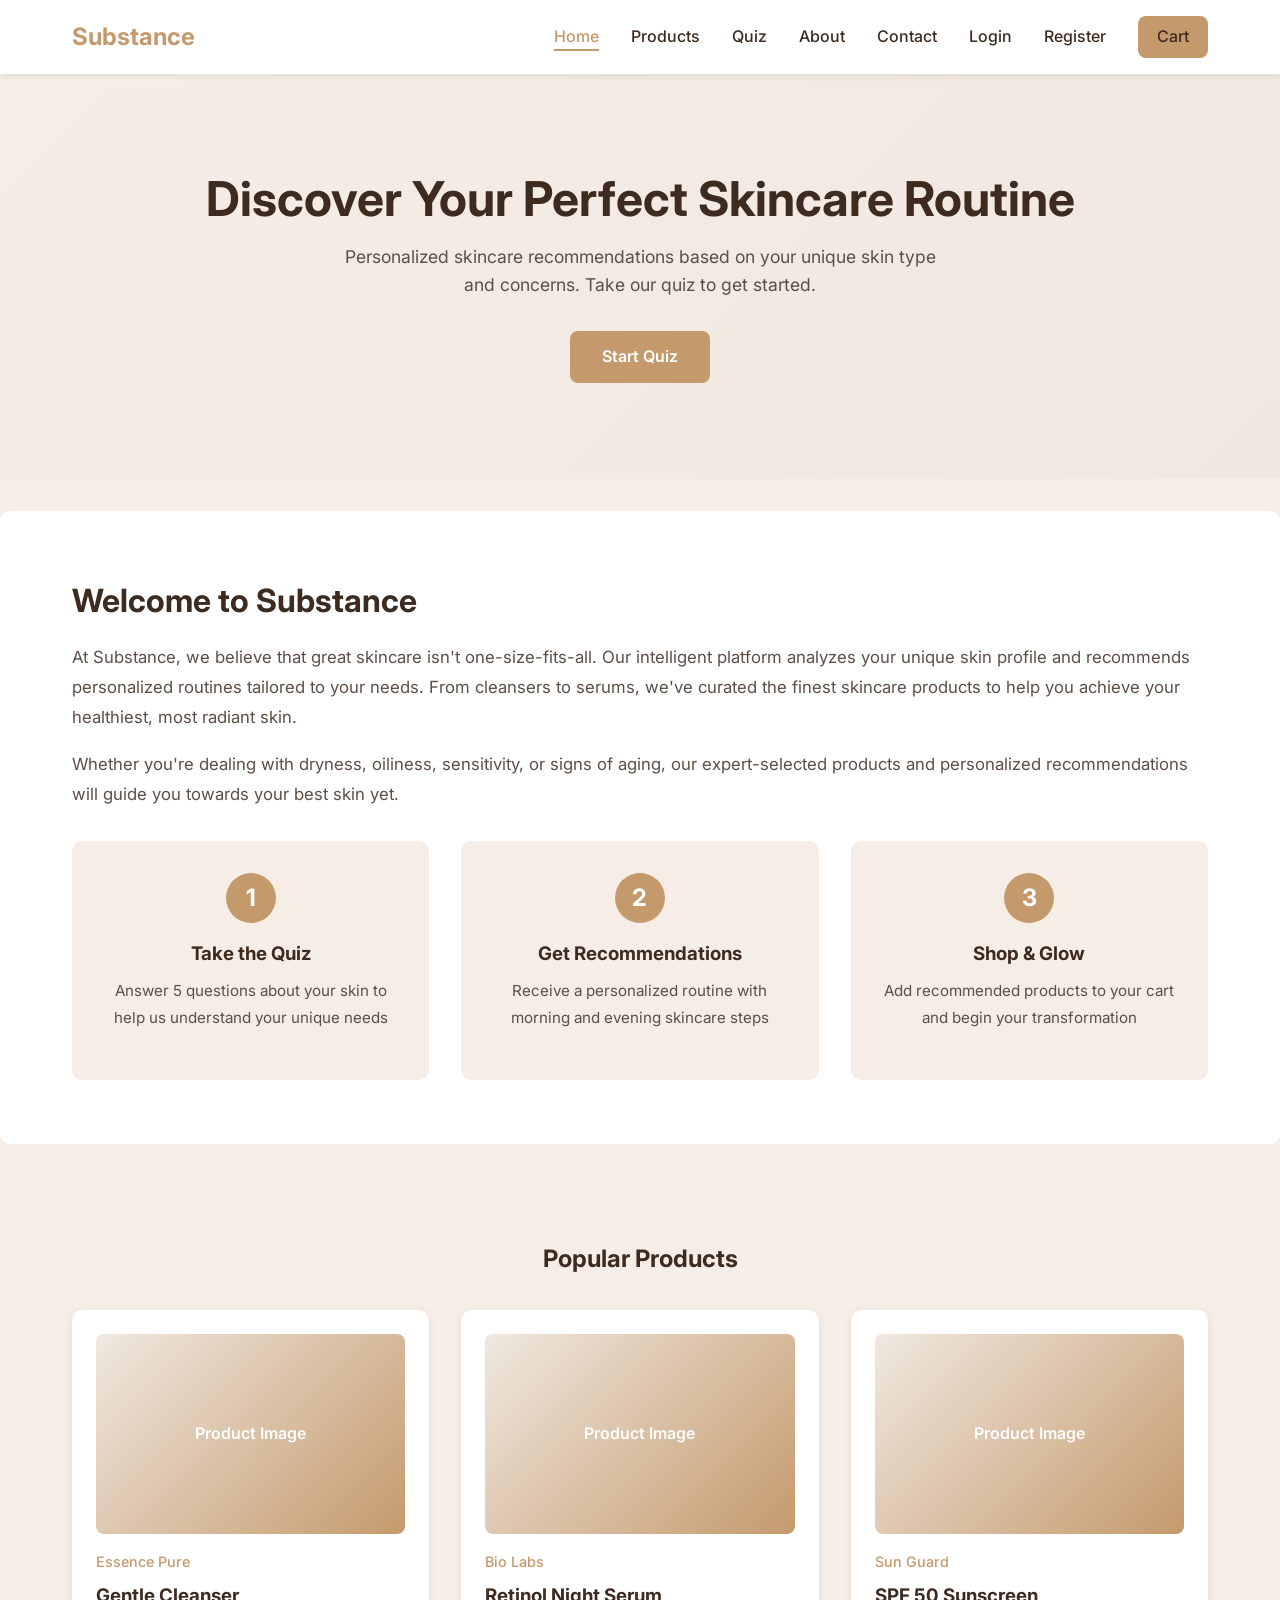
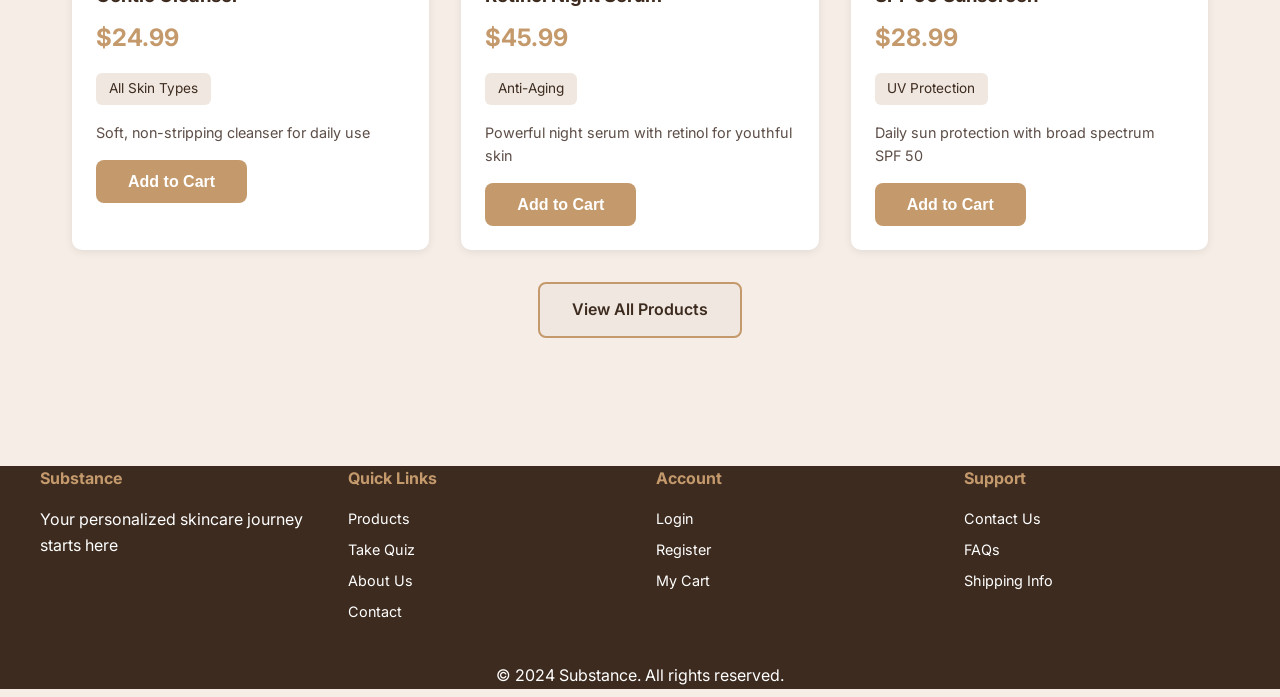
<file: index.html>
<!DOCTYPE html>
<html lang="en">
<head>
  <meta charset="UTF-8">
  <meta name="viewport" content="width=device-width, initial-scale=1.0">
  <title>Substance - Your Perfect Skincare Routine</title>
  <link rel="stylesheet" href="style.css">
</head>
<body>
  
  <nav>
    <div class="container">
      <a href="index.html" class="nav-brand">Substance</a>
      <ul class="nav-links">
        <li><a href="index.html">Home</a></li>
        <li><a href="products.html">Products</a></li>
        <li><a href="questionnaire.html">Quiz</a></li>
        <li><a href="about.html">About</a></li>
        <li><a href="contact.html">Contact</a></li>
        <li><a href="login.html">Login</a></li>
        <li><a href="register.html">Register</a></li>
        <li><a href="cart.html" class="nav-btn">Cart</a></li>
      </ul>
    </div>
  </nav>

  
  <section class="hero">
    <div class="container">
      <h1>Discover Your Perfect Skincare Routine</h1>
      <p>Personalized skincare recommendations based on your unique skin type and concerns. Take our quiz to get started.</p>
      <a href="questionnaire.html" class="btn-primary">Start Quiz</a>
    </div>
  </section>

  
  <section class="about-section">
    <div class="container">
      <h2>Welcome to Substance</h2>
      <p>At Substance, we believe that great skincare isn't one-size-fits-all. Our intelligent platform analyzes your unique skin profile and recommends personalized routines tailored to your needs. From cleansers to serums, we've curated the finest skincare products to help you achieve your healthiest, most radiant skin.</p>
      <p>Whether you're dealing with dryness, oiliness, sensitivity, or signs of aging, our expert-selected products and personalized recommendations will guide you towards your best skin yet.</p>
      
      <div class="steps">
        <div class="step">
          <div class="step-number">1</div>
          <h3>Take the Quiz</h3>
          <p>Answer 5 questions about your skin to help us understand your unique needs</p>
        </div>
        <div class="step">
          <div class="step-number">2</div>
          <h3>Get Recommendations</h3>
          <p>Receive a personalized routine with morning and evening skincare steps</p>
        </div>
        <div class="step">
          <div class="step-number">3</div>
          <h3>Shop & Glow</h3>
          <p>Add recommended products to your cart and begin your transformation</p>
        </div>
      </div>
    </div>
  </section>

  
  <section style="padding: 4rem 2rem;">
    <div class="container">
      <h2 style="margin-bottom: 2rem; color: var(--dark); text-align: center;">Popular Products</h2>
      <div class="grid grid-3">
        <div class="card">
          <div class="card-image">Product Image</div>
          <p class="card-brand">Essence Pure</p>
          <h3>Gentle Cleanser</h3>
          <p class="card-price">$24.99</p>
          <span class="card-tag">All Skin Types</span>
          <p style="color: #5d4e47; margin-bottom: 1rem; font-size: 0.9rem;">Soft, non-stripping cleanser for daily use</p>
          <button class="btn-primary add-to-cart" data-product="Gentle Cleanser" data-price="24.99">Add to Cart</button>
        </div>
        <div class="card">
          <div class="card-image">Product Image</div>
          <p class="card-brand">Bio Labs</p>
          <h3>Retinol Night Serum</h3>
          <p class="card-price">$45.99</p>
          <span class="card-tag">Anti-Aging</span>
          <p style="color: #5d4e47; margin-bottom: 1rem; font-size: 0.9rem;">Powerful night serum with retinol for youthful skin</p>
          <button class="btn-primary add-to-cart" data-product="Retinol Night Serum" data-price="45.99">Add to Cart</button>
        </div>
        <div class="card">
          <div class="card-image">Product Image</div>
          <p class="card-brand">Sun Guard</p>
          <h3>SPF 50 Sunscreen</h3>
          <p class="card-price">$28.99</p>
          <span class="card-tag">UV Protection</span>
          <p style="color: #5d4e47; margin-bottom: 1rem; font-size: 0.9rem;">Daily sun protection with broad spectrum SPF 50</p>
          <button class="btn-primary add-to-cart" data-product="SPF 50 Sunscreen" data-price="28.99">Add to Cart</button>
        </div>
      </div>
      <div style="text-align: center; margin-top: 2rem;">
        <a href="products.html" class="btn-secondary">View All Products</a>
      </div>
    </div>
  </section>

 
  <footer>
    <div class="footer-content">
      <div class="footer-section">
        <h4>Substance</h4>
        <p>Your personalized skincare journey starts here</p>
      </div>
      <div class="footer-section">
        <h4>Quick Links</h4>
        <a href="products.html">Products</a>
        <a href="questionnaire.html">Take Quiz</a>
        <a href="about.html">About Us</a>
        <a href="contact.html">Contact</a>
      </div>
      <div class="footer-section">
        <h4>Account</h4>
        <a href="login.html">Login</a>
        <a href="register.html">Register</a>
        <a href="cart.html">My Cart</a>
      </div>
      <div class="footer-section">
        <h4>Support</h4>
        <a href="contact.html">Contact Us</a>
        <a href="#">FAQs</a>
        <a href="#">Shipping Info</a>
      </div>
    </div>
    <p>&copy; 2024 Substance. All rights reserved.</p>
  </footer>

  <script src="script.js"></script>
</body>
</html>
</file>
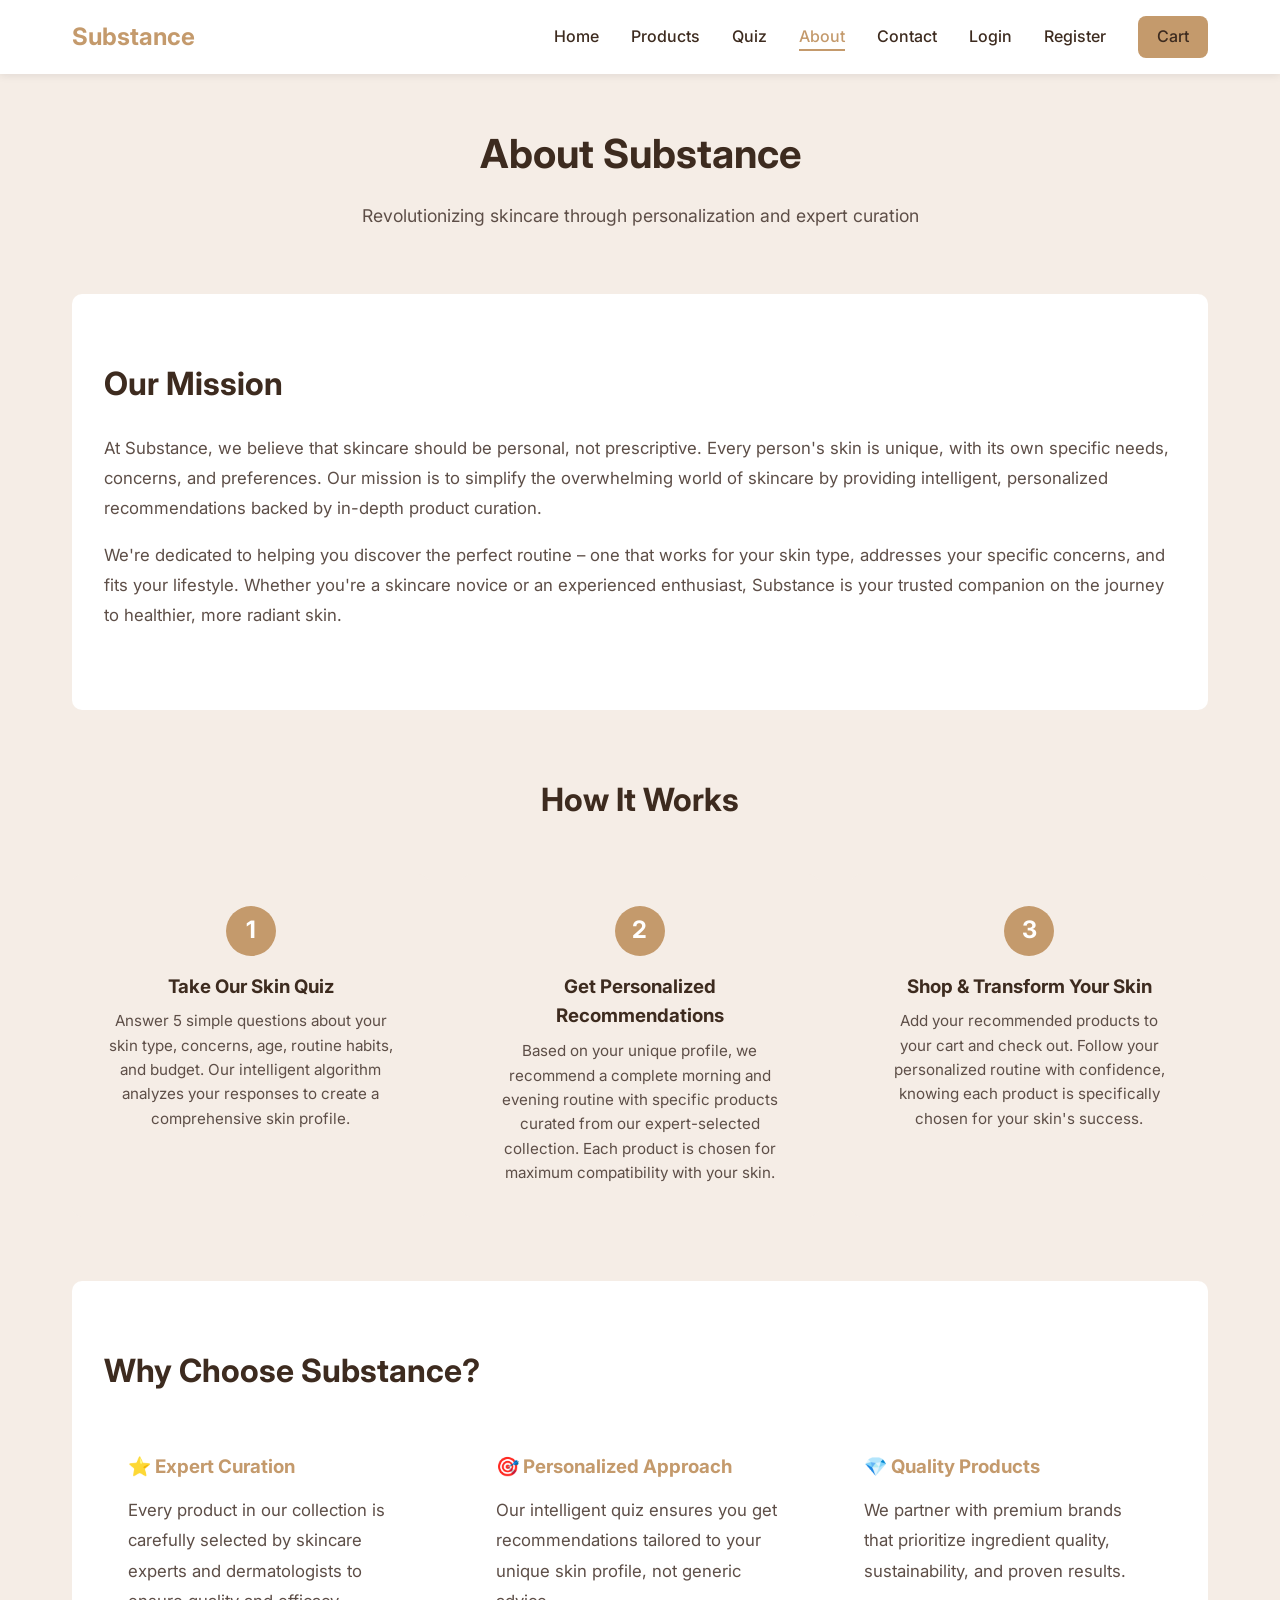
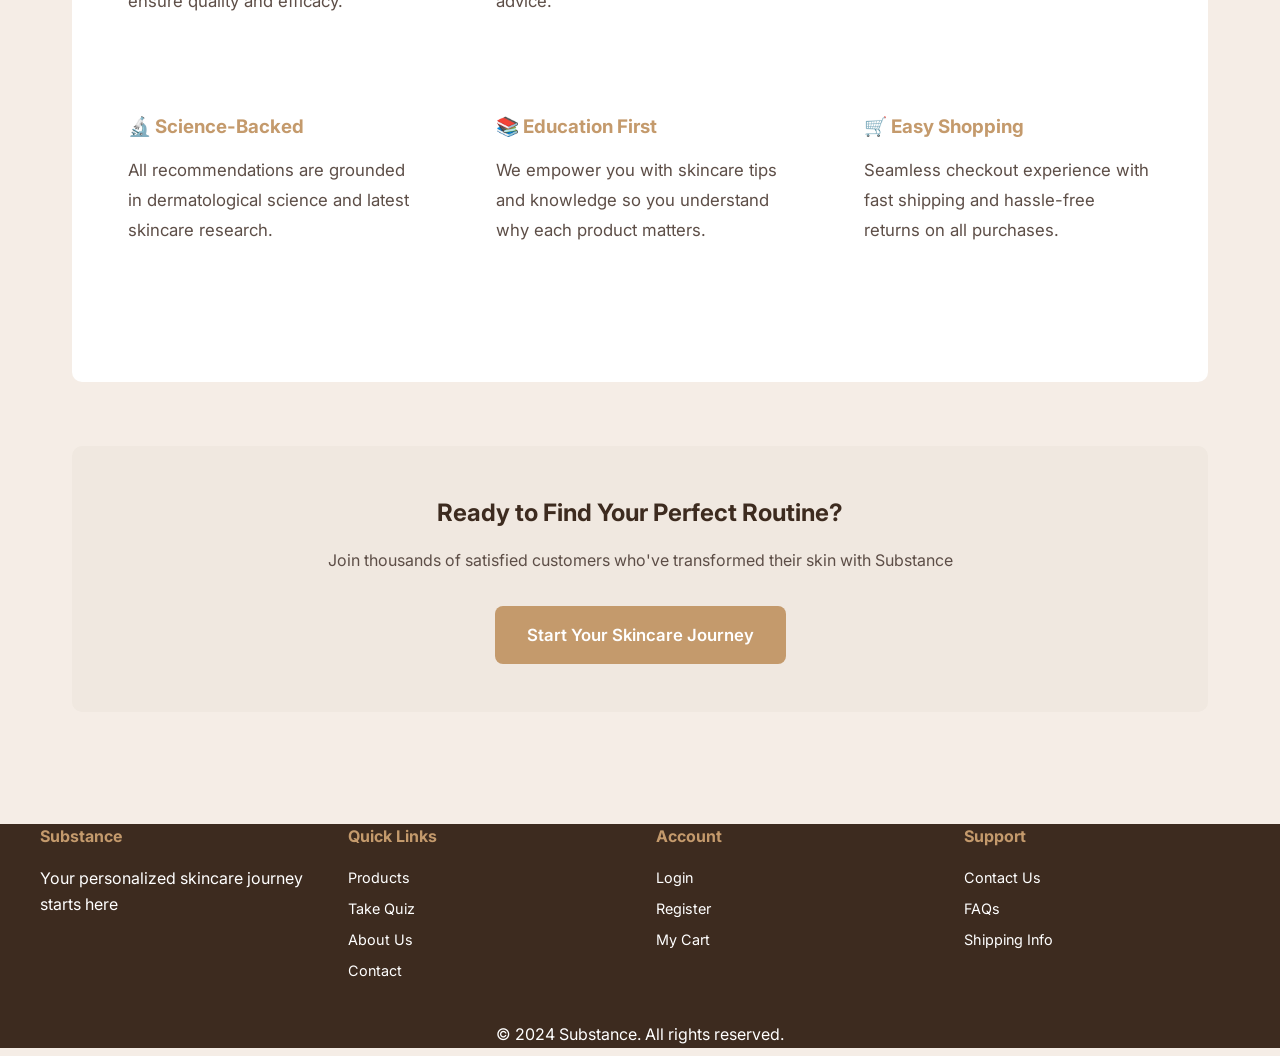
<file: about.html>
<!DOCTYPE html>
<html lang="en">
<head>
  <meta charset="UTF-8">
  <meta name="viewport" content="width=device-width, initial-scale=1.0">
  <title>About Us - Substance</title>
  <link rel="stylesheet" href="style.css">
</head>
<body>
  
  <nav>
    <div class="container">
      <a href="index.html" class="nav-brand">Substance</a>
      <ul class="nav-links">
        <li><a href="index.html">Home</a></li>
        <li><a href="products.html">Products</a></li>
        <li><a href="questionnaire.html">Quiz</a></li>
        <li><a href="about.html">About</a></li>
        <li><a href="contact.html">Contact</a></li>
        <li><a href="login.html">Login</a></li>
        <li><a href="register.html">Register</a></li>
        <li><a href="cart.html" class="nav-btn">Cart</a></li>
      </ul>
    </div>
  </nav>

  
  <div style="padding: 3rem 2rem;">
    <div class="container">
      
      <div style="text-align: center; margin-bottom: 4rem;">
        <h1 style="color: var(--dark); font-size: 2.5rem; margin-bottom: 1rem;">About Substance</h1>
        <p style="color: #5d4e47; font-size: 1.1rem; max-width: 600px; margin: 0 auto;">Revolutionizing skincare through personalization and expert curation</p>
      </div>

      
      <div class="about-section">
        <h2 style="font-size: 2rem; margin-bottom: 1.5rem;">Our Mission</h2>
        <p>At Substance, we believe that skincare should be personal, not prescriptive. Every person's skin is unique, with its own specific needs, concerns, and preferences. Our mission is to simplify the overwhelming world of skincare by providing intelligent, personalized recommendations backed by in-depth product curation.</p>
        <p>We're dedicated to helping you discover the perfect routine – one that works for your skin type, addresses your specific concerns, and fits your lifestyle. Whether you're a skincare novice or an experienced enthusiast, Substance is your trusted companion on the journey to healthier, more radiant skin.</p>
      </div>

      
      <div style="margin-top: 4rem;">
        <h2 style="text-align: center; color: var(--dark); font-size: 2rem; margin-bottom: 3rem;">How It Works</h2>
        <div class="steps">
          <div class="step">
            <div class="step-number">1</div>
            <h3>Take Our Skin Quiz</h3>
            <p>Answer 5 simple questions about your skin type, concerns, age, routine habits, and budget. Our intelligent algorithm analyzes your responses to create a comprehensive skin profile.</p>
          </div>
          <div class="step">
            <div class="step-number">2</div>
            <h3>Get Personalized Recommendations</h3>
            <p>Based on your unique profile, we recommend a complete morning and evening routine with specific products curated from our expert-selected collection. Each product is chosen for maximum compatibility with your skin.</p>
          </div>
          <div class="step">
            <div class="step-number">3</div>
            <h3>Shop & Transform Your Skin</h3>
            <p>Add your recommended products to your cart and check out. Follow your personalized routine with confidence, knowing each product is specifically chosen for your skin's success.</p>
          </div>
        </div>
      </div>

      
      <div class="about-section" style="margin-top: 4rem;">
        <h2 style="font-size: 2rem; margin-bottom: 1.5rem;">Why Choose Substance?</h2>
        <div class="grid grid-3" style="margin-top: 2rem;">
          <div style="padding: 1.5rem;">
            <h3 style="color: var(--primary); margin-bottom: 0.8rem;">⭐ Expert Curation</h3>
            <p style="color: #5d4e47;">Every product in our collection is carefully selected by skincare experts and dermatologists to ensure quality and efficacy.</p>
          </div>
          <div style="padding: 1.5rem;">
            <h3 style="color: var(--primary); margin-bottom: 0.8rem;">🎯 Personalized Approach</h3>
            <p style="color: #5d4e47;">Our intelligent quiz ensures you get recommendations tailored to your unique skin profile, not generic advice.</p>
          </div>
          <div style="padding: 1.5rem;">
            <h3 style="color: var(--primary); margin-bottom: 0.8rem;">💎 Quality Products</h3>
            <p style="color: #5d4e47;">We partner with premium brands that prioritize ingredient quality, sustainability, and proven results.</p>
          </div>
          <div style="padding: 1.5rem;">
            <h3 style="color: var(--primary); margin-bottom: 0.8rem;">🔬 Science-Backed</h3>
            <p style="color: #5d4e47;">All recommendations are grounded in dermatological science and latest skincare research.</p>
          </div>
          <div style="padding: 1.5rem;">
            <h3 style="color: var(--primary); margin-bottom: 0.8rem;">📚 Education First</h3>
            <p style="color: #5d4e47;">We empower you with skincare tips and knowledge so you understand why each product matters.</p>
          </div>
          <div style="padding: 1.5rem;">
            <h3 style="color: var(--primary); margin-bottom: 0.8rem;">🛒 Easy Shopping</h3>
            <p style="color: #5d4e47;">Seamless checkout experience with fast shipping and hassle-free returns on all purchases.</p>
          </div>
        </div>
      </div>

      
      <div style="text-align: center; margin-top: 4rem; padding: 3rem; background-color: var(--subtle-gray); border-radius: 10px;">
        <h2 style="color: var(--dark); margin-bottom: 1rem;">Ready to Find Your Perfect Routine?</h2>
        <p style="color: #5d4e47; margin-bottom: 2rem;">Join thousands of satisfied customers who've transformed their skin with Substance</p>
        <a href="questionnaire.html" class="btn-primary" style="padding: 1rem 2rem; font-size: 1.05rem;">Start Your Skincare Journey</a>
      </div>
    </div>
  </div>

  
  <footer>
    <div class="footer-content">
      <div class="footer-section">
        <h4>Substance</h4>
        <p>Your personalized skincare journey starts here</p>
      </div>
      <div class="footer-section">
        <h4>Quick Links</h4>
        <a href="products.html">Products</a>
        <a href="questionnaire.html">Take Quiz</a>
        <a href="about.html">About Us</a>
        <a href="contact.html">Contact</a>
      </div>
      <div class="footer-section">
        <h4>Account</h4>
        <a href="login.html">Login</a>
        <a href="register.html">Register</a>
        <a href="cart.html">My Cart</a>
      </div>
      <div class="footer-section">
        <h4>Support</h4>
        <a href="contact.html">Contact Us</a>
        <a href="#">FAQs</a>
        <a href="#">Shipping Info</a>
      </div>
    </div>
    <p>&copy; 2024 Substance. All rights reserved.</p>
  </footer>

  <script src="script.js"></script>
</body>
</html>
</file>
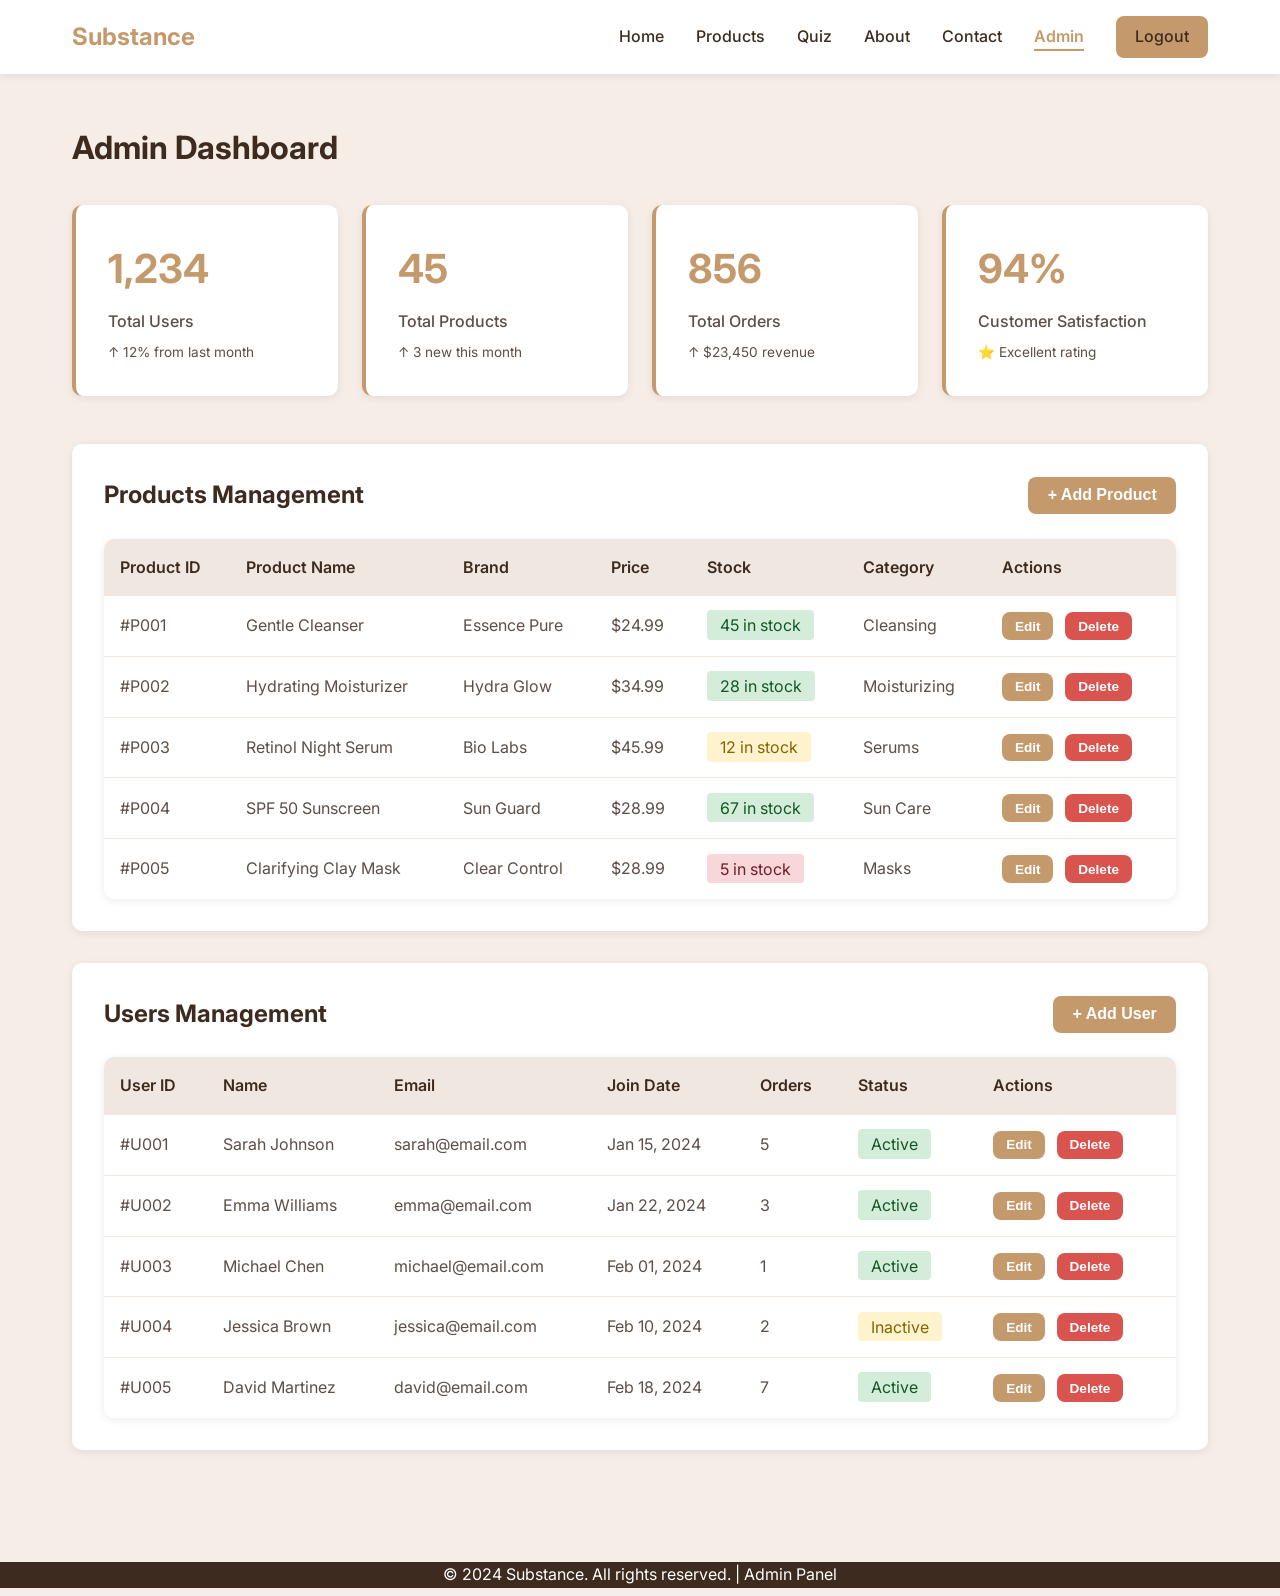
<file: admin.html>
<!DOCTYPE html>
<html lang="en">
<head>
  <meta charset="UTF-8">
  <meta name="viewport" content="width=device-width, initial-scale=1.0">
  <title>Admin Panel - Substance</title>
  <link rel="stylesheet" href="style.css">
</head>
<body>
  
  <nav>
    <div class="container">
      <a href="index.html" class="nav-brand">Substance</a>
      <ul class="nav-links">
        <li><a href="index.html">Home</a></li>
        <li><a href="products.html">Products</a></li>
        <li><a href="questionnaire.html">Quiz</a></li>
        <li><a href="about.html">About</a></li>
        <li><a href="contact.html">Contact</a></li>
        <li><a href="admin.html" style="color: var(--primary); font-weight: 600;">Admin</a></li>
        <li><a href="login.html" class="nav-btn">Logout</a></li>
      </ul>
    </div>
  </nav>

  
  <div style="padding: 3rem 2rem; background-color: var(--bg-light); min-height: 100vh;">
    <div class="container">
      <h1 style="color: var(--dark); margin-bottom: 2rem;">Admin Dashboard</h1>

      
      <div class="stats" style="margin-bottom: 3rem;">
        <div class="stat-card">
          <div class="stat-number">1,234</div>
          <div class="stat-label">Total Users</div>
          <p style="color: #5d4e47; font-size: 0.85rem; margin-top: 0.5rem;">↑ 12% from last month</p>
        </div>
        <div class="stat-card">
          <div class="stat-number">45</div>
          <div class="stat-label">Total Products</div>
          <p style="color: #5d4e47; font-size: 0.85rem; margin-top: 0.5rem;">↑ 3 new this month</p>
        </div>
        <div class="stat-card">
          <div class="stat-number">856</div>
          <div class="stat-label">Total Orders</div>
          <p style="color: #5d4e47; font-size: 0.85rem; margin-top: 0.5rem;">↑ $23,450 revenue</p>
        </div>
        <div class="stat-card">
          <div class="stat-number">94%</div>
          <div class="stat-label">Customer Satisfaction</div>
          <p style="color: #5d4e47; font-size: 0.85rem; margin-top: 0.5rem;">⭐ Excellent rating</p>
        </div>
      </div>

      
      <div style="background-color: var(--white); border-radius: 10px; padding: 2rem; margin-bottom: 2rem; box-shadow: var(--shadow);">
        <div style="display: flex; justify-content: space-between; align-items: center; margin-bottom: 1.5rem;">
          <h2 style="color: var(--dark);">Products Management</h2>
          <button class="btn-primary" style="padding: 0.6rem 1.2rem;">+ Add Product</button>
        </div>
        
        <table>
          <thead>
            <tr>
              <th>Product ID</th>
              <th>Product Name</th>
              <th>Brand</th>
              <th>Price</th>
              <th>Stock</th>
              <th>Category</th>
              <th>Actions</th>
            </tr>
          </thead>
          <tbody>
            <tr>
              <td>#P001</td>
              <td>Gentle Cleanser</td>
              <td>Essence Pure</td>
              <td>$24.99</td>
              <td><span style="background-color: #d4edda; color: #155724; padding: 0.3rem 0.8rem; border-radius: 4px;">45 in stock</span></td>
              <td>Cleansing</td>
              <td>
                <button class="btn-primary btn-small btn-edit">Edit</button>
                <button class="btn-primary btn-small btn-danger">Delete</button>
              </td>
            </tr>
            <tr>
              <td>#P002</td>
              <td>Hydrating Moisturizer</td>
              <td>Hydra Glow</td>
              <td>$34.99</td>
              <td><span style="background-color: #d4edda; color: #155724; padding: 0.3rem 0.8rem; border-radius: 4px;">28 in stock</span></td>
              <td>Moisturizing</td>
              <td>
                <button class="btn-primary btn-small btn-edit">Edit</button>
                <button class="btn-primary btn-small btn-danger">Delete</button>
              </td>
            </tr>
            <tr>
              <td>#P003</td>
              <td>Retinol Night Serum</td>
              <td>Bio Labs</td>
              <td>$45.99</td>
              <td><span style="background-color: #fff3cd; color: #856404; padding: 0.3rem 0.8rem; border-radius: 4px;">12 in stock</span></td>
              <td>Serums</td>
              <td>
                <button class="btn-primary btn-small btn-edit">Edit</button>
                <button class="btn-primary btn-small btn-danger">Delete</button>
              </td>
            </tr>
            <tr>
              <td>#P004</td>
              <td>SPF 50 Sunscreen</td>
              <td>Sun Guard</td>
              <td>$28.99</td>
              <td><span style="background-color: #d4edda; color: #155724; padding: 0.3rem 0.8rem; border-radius: 4px;">67 in stock</span></td>
              <td>Sun Care</td>
              <td>
                <button class="btn-primary btn-small btn-edit">Edit</button>
                <button class="btn-primary btn-small btn-danger">Delete</button>
              </td>
            </tr>
            <tr>
              <td>#P005</td>
              <td>Clarifying Clay Mask</td>
              <td>Clear Control</td>
              <td>$28.99</td>
              <td><span style="background-color: #f8d7da; color: #721c24; padding: 0.3rem 0.8rem; border-radius: 4px;">5 in stock</span></td>
              <td>Masks</td>
              <td>
                <button class="btn-primary btn-small btn-edit">Edit</button>
                <button class="btn-primary btn-small btn-danger">Delete</button>
              </td>
            </tr>
          </tbody>
        </table>
      </div>

      
      <div style="background-color: var(--white); border-radius: 10px; padding: 2rem; box-shadow: var(--shadow);">
        <div style="display: flex; justify-content: space-between; align-items: center; margin-bottom: 1.5rem;">
          <h2 style="color: var(--dark);">Users Management</h2>
          <button class="btn-primary" style="padding: 0.6rem 1.2rem;">+ Add User</button>
        </div>
        
        <table>
          <thead>
            <tr>
              <th>User ID</th>
              <th>Name</th>
              <th>Email</th>
              <th>Join Date</th>
              <th>Orders</th>
              <th>Status</th>
              <th>Actions</th>
            </tr>
          </thead>
          <tbody>
            <tr>
              <td>#U001</td>
              <td>Sarah Johnson</td>
              <td>sarah@email.com</td>
              <td>Jan 15, 2024</td>
              <td>5</td>
              <td><span style="background-color: #d4edda; color: #155724; padding: 0.3rem 0.8rem; border-radius: 4px;">Active</span></td>
              <td>
                <button class="btn-primary btn-small btn-edit">Edit</button>
                <button class="btn-primary btn-small btn-danger">Delete</button>
              </td>
            </tr>
            <tr>
              <td>#U002</td>
              <td>Emma Williams</td>
              <td>emma@email.com</td>
              <td>Jan 22, 2024</td>
              <td>3</td>
              <td><span style="background-color: #d4edda; color: #155724; padding: 0.3rem 0.8rem; border-radius: 4px;">Active</span></td>
              <td>
                <button class="btn-primary btn-small btn-edit">Edit</button>
                <button class="btn-primary btn-small btn-danger">Delete</button>
              </td>
            </tr>
            <tr>
              <td>#U003</td>
              <td>Michael Chen</td>
              <td>michael@email.com</td>
              <td>Feb 01, 2024</td>
              <td>1</td>
              <td><span style="background-color: #d4edda; color: #155724; padding: 0.3rem 0.8rem; border-radius: 4px;">Active</span></td>
              <td>
                <button class="btn-primary btn-small btn-edit">Edit</button>
                <button class="btn-primary btn-small btn-danger">Delete</button>
              </td>
            </tr>
            <tr>
              <td>#U004</td>
              <td>Jessica Brown</td>
              <td>jessica@email.com</td>
              <td>Feb 10, 2024</td>
              <td>2</td>
              <td><span style="background-color: #fff3cd; color: #856404; padding: 0.3rem 0.8rem; border-radius: 4px;">Inactive</span></td>
              <td>
                <button class="btn-primary btn-small btn-edit">Edit</button>
                <button class="btn-primary btn-small btn-danger">Delete</button>
              </td>
            </tr>
            <tr>
              <td>#U005</td>
              <td>David Martinez</td>
              <td>david@email.com</td>
              <td>Feb 18, 2024</td>
              <td>7</td>
              <td><span style="background-color: #d4edda; color: #155724; padding: 0.3rem 0.8rem; border-radius: 4px;">Active</span></td>
              <td>
                <button class="btn-primary btn-small btn-edit">Edit</button>
                <button class="btn-primary btn-small btn-danger">Delete</button>
              </td>
            </tr>
          </tbody>
        </table>
      </div>
    </div>
  </div>

  
  <footer>
    <p>&copy; 2024 Substance. All rights reserved. | Admin Panel</p>
  </footer>

  <script src="script.js"></script>
</body>
</html>
</file>
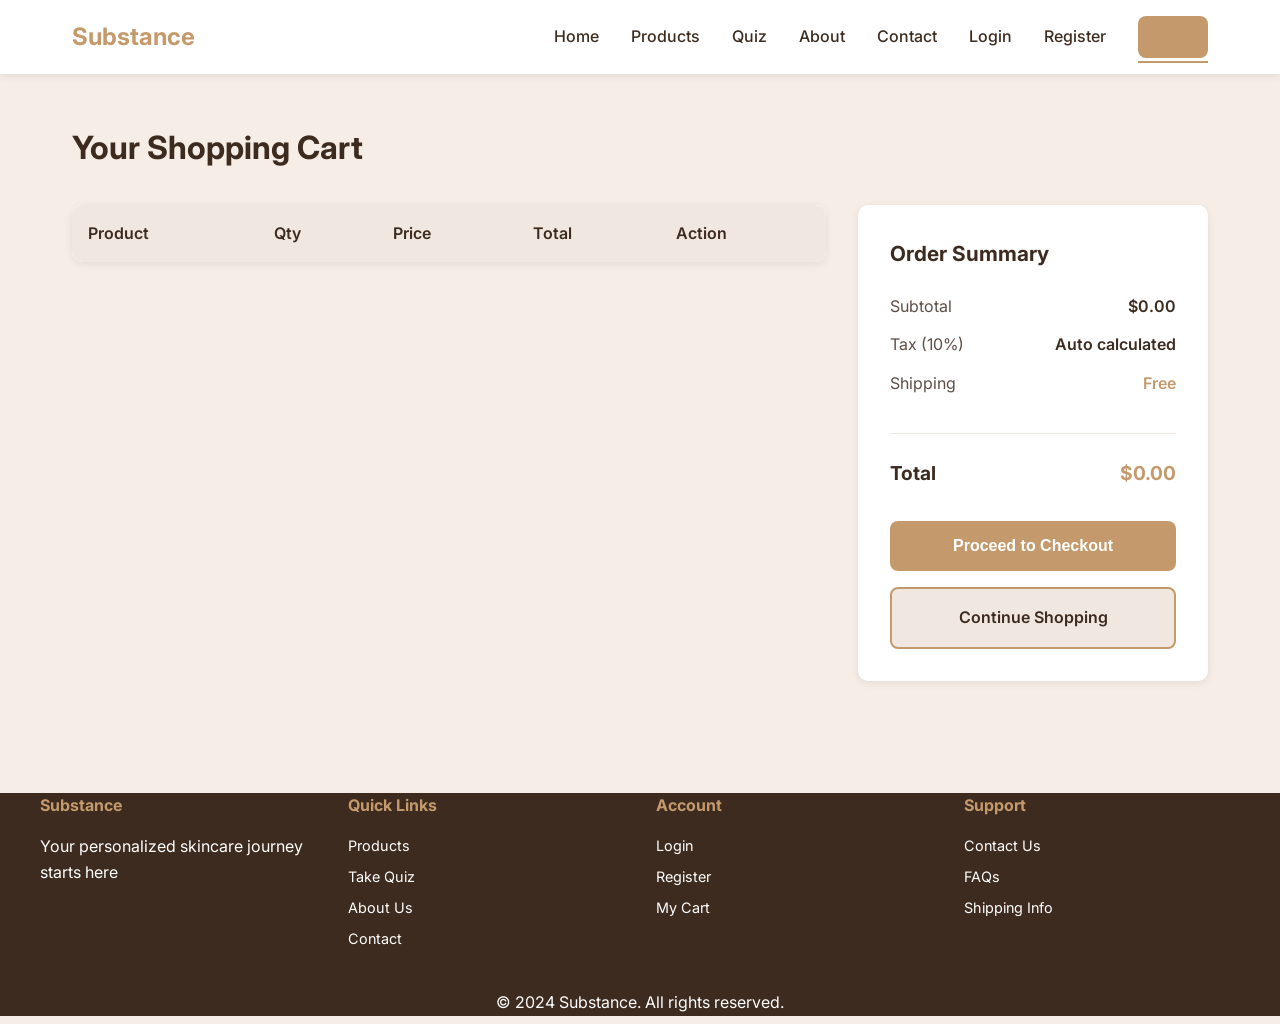
<file: cart.html>
<!DOCTYPE html>
<html lang="en">
<head>
  <meta charset="UTF-8">
  <meta name="viewport" content="width=device-width, initial-scale=1.0">
  <title>Shopping Cart - Substance</title>
  <link rel="stylesheet" href="style.css">
</head>
<body>
  
  <nav>
    <div class="container">
      <a href="index.html" class="nav-brand">Substance</a>
      <ul class="nav-links">
        <li><a href="index.html">Home</a></li>
        <li><a href="products.html">Products</a></li>
        <li><a href="questionnaire.html">Quiz</a></li>
        <li><a href="about.html">About</a></li>
        <li><a href="contact.html">Contact</a></li>
        <li><a href="login.html">Login</a></li>
        <li><a href="register.html">Register</a></li>
        <li><a href="cart.html" class="nav-btn">Cart</a></li>
      </ul>
    </div>
  </nav>

  
  <div style="padding: 3rem 2rem;">
    <div class="container">
      <h1 style="color: var(--dark); margin-bottom: 2rem;">Your Shopping Cart</h1>

      <div style="display: grid; grid-template-columns: 1fr 350px; gap: 2rem;">
        
        <div>
          <div style="background-color: var(--white); border-radius: 10px; overflow: hidden; box-shadow: var(--shadow);">
            <table style="width: 100%;">
              <thead>
                <tr>
                  <th>Product</th>
                  <th>Qty</th>
                  <th>Price</th>
                  <th>Total</th>
                  <th>Action</th>
                </tr>
              </thead>
              <tbody id="cart-body">
                <tr style="text-align: center;">
                  <td colspan="5" style="padding: 2rem; color: #5d4e47;">Your cart is empty. <a href="products.html" style="color: var(--primary); text-decoration: none;">Continue shopping</a></td>
                </tr>
              </tbody>
            </table>
          </div>
        </div>

        
        <div>
          <div style="background-color: var(--white); border-radius: 10px; padding: 2rem; box-shadow: var(--shadow); position: sticky; top: 100px;">
            <h2 style="color: var(--dark); font-size: 1.3rem; margin-bottom: 1.5rem;">Order Summary</h2>
            
            <div style="margin-bottom: 1.5rem; padding-bottom: 1.5rem; border-bottom: 1px solid var(--subtle-gray);">
              <div style="display: flex; justify-content: space-between; margin-bottom: 0.8rem;">
                <span style="color: #5d4e47;">Subtotal</span>
                <span id="subtotal" style="color: var(--dark); font-weight: 600;">$0.00</span>
              </div>
              <div style="display: flex; justify-content: space-between; margin-bottom: 0.8rem;">
                <span style="color: #5d4e47;">Tax (10%)</span>
                <span style="color: var(--dark); font-weight: 600;">Auto calculated</span>
              </div>
              <div style="display: flex; justify-content: space-between; margin-bottom: 0.8rem;">
                <span style="color: #5d4e47;">Shipping</span>
                <span style="color: var(--primary); font-weight: 600;">Free</span>
              </div>
            </div>

            <div style="display: flex; justify-content: space-between; margin-bottom: 2rem; font-size: 1.2rem;">
              <span style="color: var(--dark); font-weight: 700;">Total</span>
              <span id="total" style="color: var(--primary); font-weight: 700;">$0.00</span>
            </div>

            <button class="btn-primary" style="width: 100%; padding: 1rem; margin-bottom: 1rem; cursor: pointer;">Proceed to Checkout</button>
            <a href="products.html" class="btn-secondary" style="width: 100%; padding: 1rem; text-align: center;">Continue Shopping</a>
          </div>
        </div>
      </div>

      
      <div id="empty-cart-message" style="display: none; text-align: center; padding: 4rem 2rem;">
        <h2 style="color: var(--dark); margin-bottom: 1rem;">Your cart is empty</h2>
        <p style="color: #5d4e47; margin-bottom: 2rem;">Discover our curated collection of skincare products</p>
        <a href="questionnaire.html" class="btn-primary">Take Quiz for Recommendations</a>
      </div>
    </div>
  </div>

  
  <footer>
    <div class="footer-content">
      <div class="footer-section">
        <h4>Substance</h4>
        <p>Your personalized skincare journey starts here</p>
      </div>
      <div class="footer-section">
        <h4>Quick Links</h4>
        <a href="products.html">Products</a>
        <a href="questionnaire.html">Take Quiz</a>
        <a href="about.html">About Us</a>
        <a href="contact.html">Contact</a>
      </div>
      <div class="footer-section">
        <h4>Account</h4>
        <a href="login.html">Login</a>
        <a href="register.html">Register</a>
        <a href="cart.html">My Cart</a>
      </div>
      <div class="footer-section">
        <h4>Support</h4>
        <a href="contact.html">Contact Us</a>
        <a href="#">FAQs</a>
        <a href="#">Shipping Info</a>
      </div>
    </div>
    <p>&copy; 2024 Substance. All rights reserved.</p>
  </footer>

  <script src="script.js"></script>
</body>
</html>
</file>
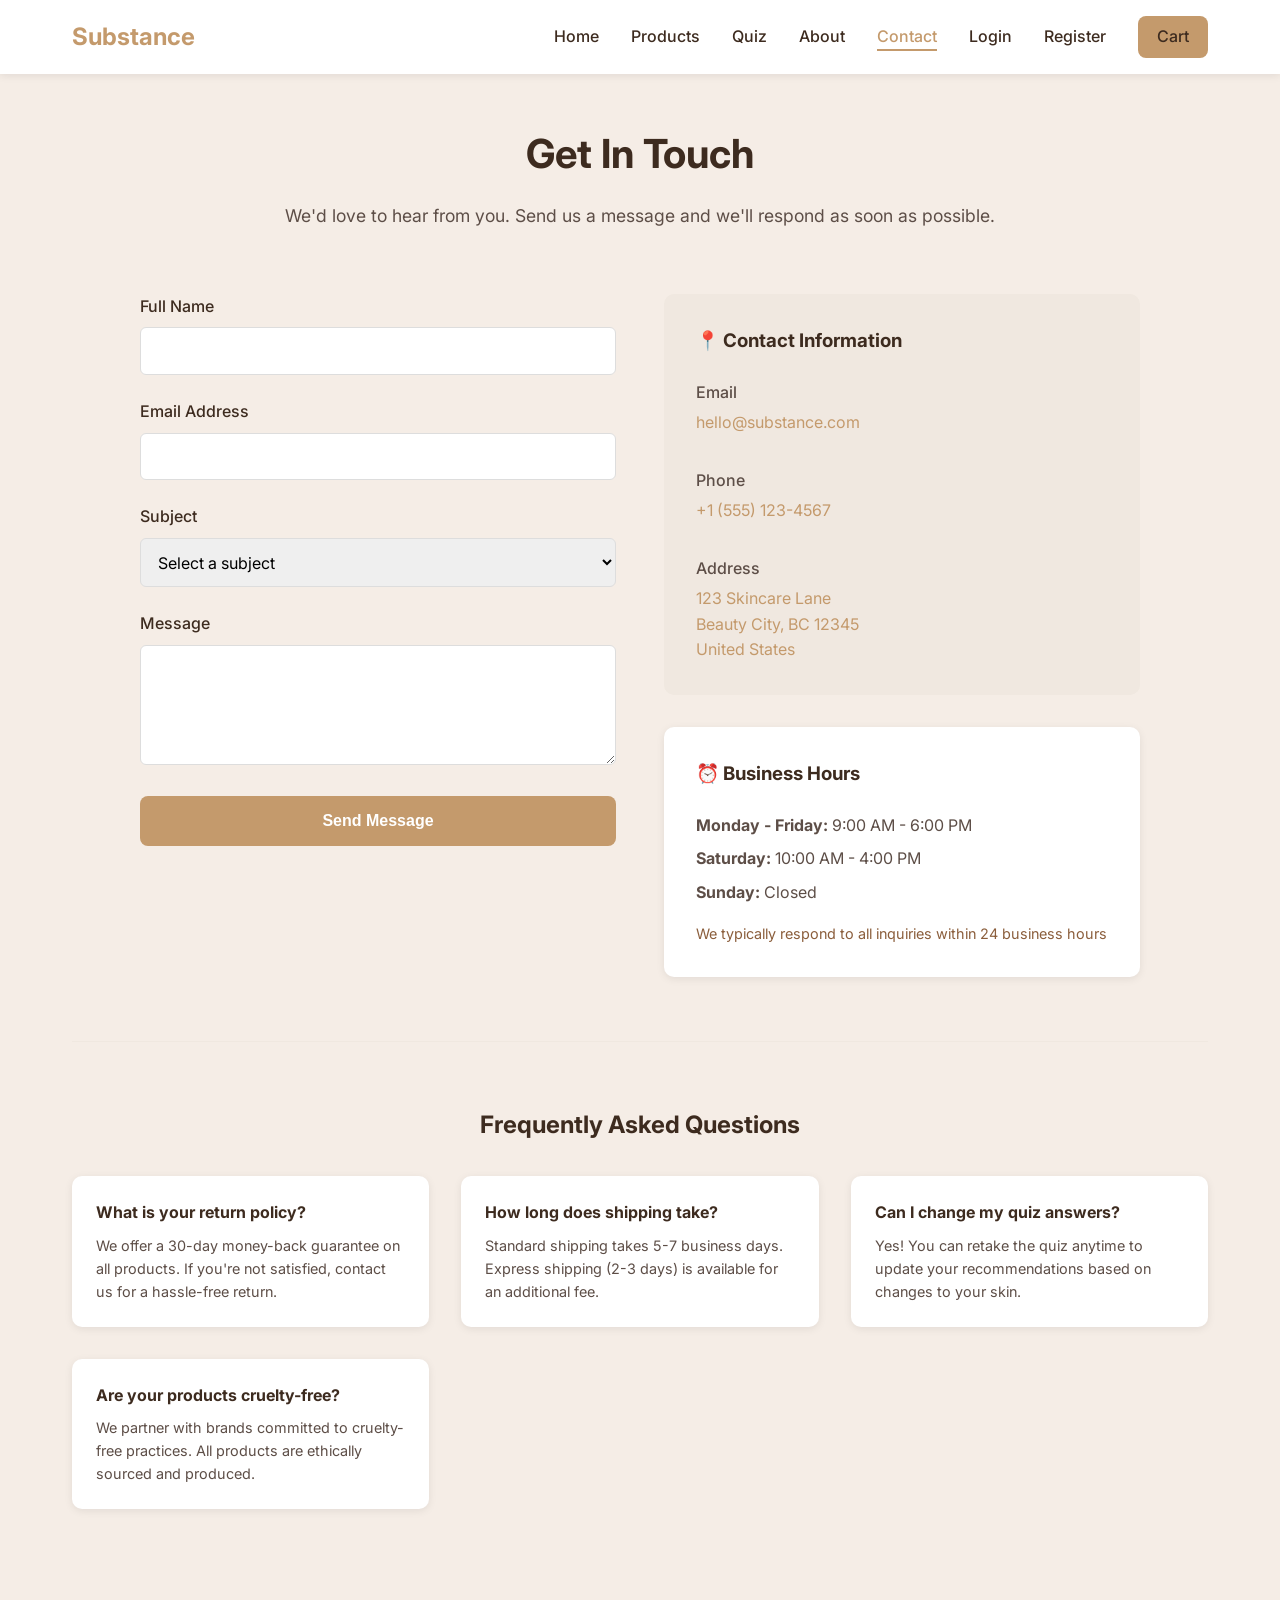
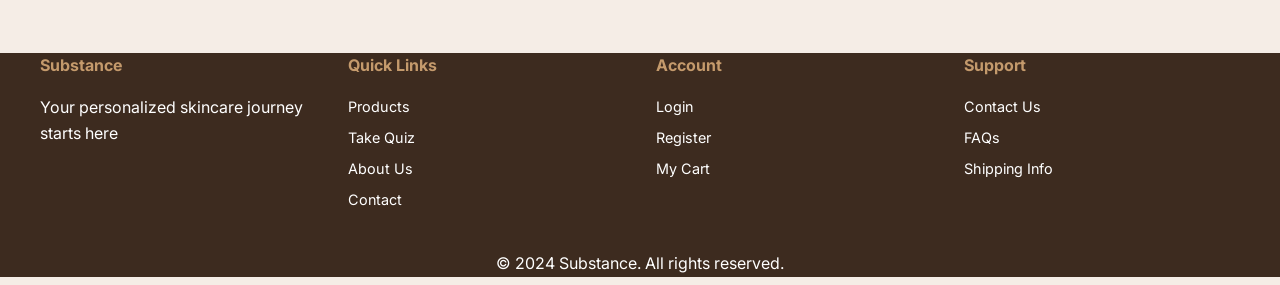
<file: contact.html>
<!DOCTYPE html>
<html lang="en">
<head>
  <meta charset="UTF-8">
  <meta name="viewport" content="width=device-width, initial-scale=1.0">
  <title>Contact Us - Substance</title>
  <link rel="stylesheet" href="style.css">
</head>
<body>
 
  <nav>
    <div class="container">
      <a href="index.html" class="nav-brand">Substance</a>
      <ul class="nav-links">
        <li><a href="index.html">Home</a></li>
        <li><a href="products.html">Products</a></li>
        <li><a href="questionnaire.html">Quiz</a></li>
        <li><a href="about.html">About</a></li>
        <li><a href="contact.html">Contact</a></li>
        <li><a href="login.html">Login</a></li>
        <li><a href="register.html">Register</a></li>
        <li><a href="cart.html" class="nav-btn">Cart</a></li>
      </ul>
    </div>
  </nav>


  <div style="padding: 3rem 2rem;">
    <div class="container">
      <div style="text-align: center; margin-bottom: 4rem;">
        <h1 style="color: var(--dark); font-size: 2.5rem; margin-bottom: 1rem;">Get In Touch</h1>
        <p style="color: #5d4e47; font-size: 1.1rem;">We'd love to hear from you. Send us a message and we'll respond as soon as possible.</p>
      </div>

      <div style="display: grid; grid-template-columns: 1fr 1fr; gap: 3rem; max-width: 1000px; margin: 0 auto;">
        <!-- Contact Form -->
        <div>
          <form id="contact-form">
            <div class="form-group">
              <label for="name">Full Name</label>
              <input type="text" id="name" name="name" required>
            </div>

            <div class="form-group">
              <label for="email">Email Address</label>
              <input type="email" id="email" name="email" required>
            </div>

            <div class="form-group">
              <label for="subject">Subject</label>
              <select id="subject" name="subject" required>
                <option value="">Select a subject</option>
                <option value="product-inquiry">Product Inquiry</option>
                <option value="order-issue">Order Issue</option>
                <option value="product-feedback">Product Feedback</option>
                <option value="partnership">Partnership</option>
                <option value="other">Other</option>
              </select>
            </div>

            <div class="form-group">
              <label for="message">Message</label>
              <textarea id="message" name="message" required></textarea>
            </div>

            <button type="submit" class="btn-primary" style="width: 100%; padding: 1rem;">Send Message</button>
          </form>
        </div>

        
        <div>
          <div style="background-color: var(--subtle-gray); padding: 2rem; border-radius: 10px; margin-bottom: 2rem;">
            <h3 style="color: var(--dark); margin-bottom: 1.5rem;">📍 Contact Information</h3>
            <div style="margin-bottom: 2rem;">
              <p style="color: #5d4e47; font-weight: 500; margin-bottom: 0.3rem;">Email</p>
              <a href="mailto:hello@substance.com" style="color: var(--primary); text-decoration: none;">hello@substance.com</a>
            </div>
            <div style="margin-bottom: 2rem;">
              <p style="color: #5d4e47; font-weight: 500; margin-bottom: 0.3rem;">Phone</p>
              <a href="tel:+1 (555) 123-4567" style="color: var(--primary); text-decoration: none;">+1 (555) 123-4567</a>
            </div>
            <div>
              <p style="color: #5d4e47; font-weight: 500; margin-bottom: 0.3rem;">Address</p>
              <p style="color: var(--primary);">123 Skincare Lane<br>Beauty City, BC 12345<br>United States</p>
            </div>
          </div>

          <div style="background-color: var(--white); padding: 2rem; border-radius: 10px; box-shadow: var(--shadow);">
            <h3 style="color: var(--dark); margin-bottom: 1.5rem;">⏰ Business Hours</h3>
            <ul style="list-style: none; color: #5d4e47;">
              <li style="margin-bottom: 0.5rem;"><strong>Monday - Friday:</strong> 9:00 AM - 6:00 PM</li>
              <li style="margin-bottom: 0.5rem;"><strong>Saturday:</strong> 10:00 AM - 4:00 PM</li>
              <li><strong>Sunday:</strong> Closed</li>
            </ul>
            <p style="color: #8b5e3c; font-size: 0.9rem; margin-top: 1rem;">We typically respond to all inquiries within 24 business hours</p>
          </div>
        </div>
      </div>

      
      <div style="margin-top: 4rem; padding-top: 4rem; border-top: 1px solid var(--subtle-gray);">
        <h2 style="text-align: center; color: var(--dark); margin-bottom: 2rem;">Frequently Asked Questions</h2>
        <div class="grid grid-2">
          <div style="background-color: var(--white); padding: 1.5rem; border-radius: 10px; box-shadow: var(--shadow);">
            <h4 style="color: var(--dark); margin-bottom: 0.5rem;">What is your return policy?</h4>
            <p style="color: #5d4e47; font-size: 0.9rem;">We offer a 30-day money-back guarantee on all products. If you're not satisfied, contact us for a hassle-free return.</p>
          </div>
          <div style="background-color: var(--white); padding: 1.5rem; border-radius: 10px; box-shadow: var(--shadow);">
            <h4 style="color: var(--dark); margin-bottom: 0.5rem;">How long does shipping take?</h4>
            <p style="color: #5d4e47; font-size: 0.9rem;">Standard shipping takes 5-7 business days. Express shipping (2-3 days) is available for an additional fee.</p>
          </div>
          <div style="background-color: var(--white); padding: 1.5rem; border-radius: 10px; box-shadow: var(--shadow);">
            <h4 style="color: var(--dark); margin-bottom: 0.5rem;">Can I change my quiz answers?</h4>
            <p style="color: #5d4e47; font-size: 0.9rem;">Yes! You can retake the quiz anytime to update your recommendations based on changes to your skin.</p>
          </div>
          <div style="background-color: var(--white); padding: 1.5rem; border-radius: 10px; box-shadow: var(--shadow);">
            <h4 style="color: var(--dark); margin-bottom: 0.5rem;">Are your products cruelty-free?</h4>
            <p style="color: #5d4e47; font-size: 0.9rem;">We partner with brands committed to cruelty-free practices. All products are ethically sourced and produced.</p>
          </div>
        </div>
      </div>
    </div>
  </div>

  
  <footer>
    <div class="footer-content">
      <div class="footer-section">
        <h4>Substance</h4>
        <p>Your personalized skincare journey starts here</p>
      </div>
      <div class="footer-section">
        <h4>Quick Links</h4>
        <a href="products.html">Products</a>
        <a href="questionnaire.html">Take Quiz</a>
        <a href="about.html">About Us</a>
        <a href="contact.html">Contact</a>
      </div>
      <div class="footer-section">
        <h4>Account</h4>
        <a href="login.html">Login</a>
        <a href="register.html">Register</a>
        <a href="cart.html">My Cart</a>
      </div>
      <div class="footer-section">
        <h4>Support</h4>
        <a href="contact.html">Contact Us</a>
        <a href="#">FAQs</a>
        <a href="#">Shipping Info</a>
      </div>
    </div>
    <p>&copy; 2024 Substance. All rights reserved.</p>
  </footer>

  <script src="script.js"></script>
</body>
</html>
</file>
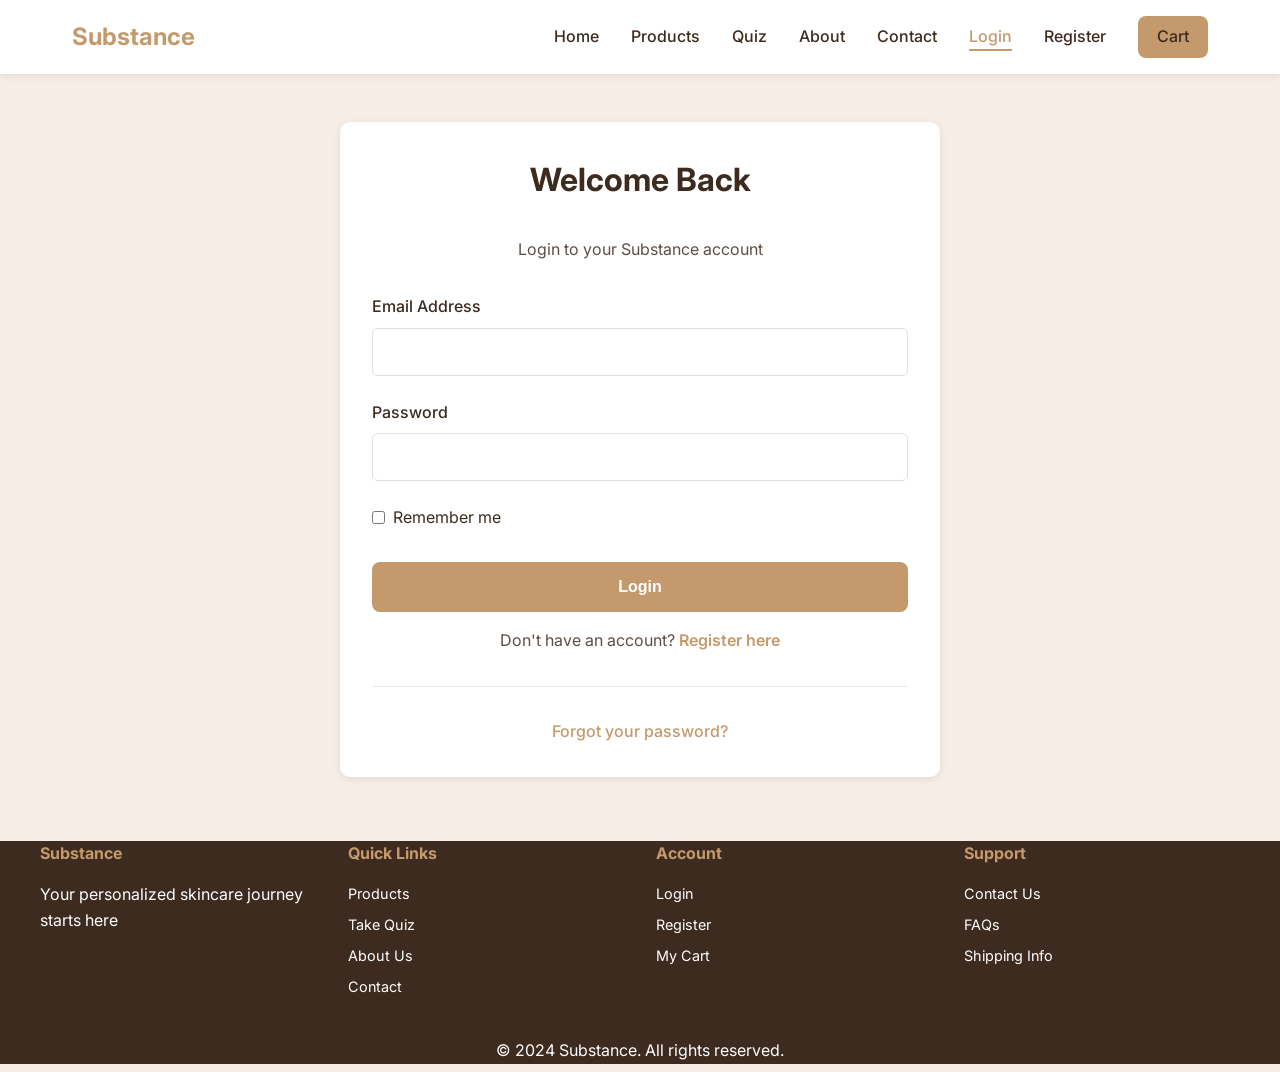
<file: login.html>
<!DOCTYPE html>
<html lang="en">
<head>
  <meta charset="UTF-8">
  <meta name="viewport" content="width=device-width, initial-scale=1.0">
  <title>Login - Substance</title>
  <link rel="stylesheet" href="style.css">
</head>
<body>
  
  <nav>
    <div class="container">
      <a href="index.html" class="nav-brand">Substance</a>
      <ul class="nav-links">
        <li><a href="index.html">Home</a></li>
        <li><a href="products.html">Products</a></li>
        <li><a href="questionnaire.html">Quiz</a></li>
        <li><a href="about.html">About</a></li>
        <li><a href="contact.html">Contact</a></li>
        <li><a href="login.html">Login</a></li>
        <li><a href="register.html">Register</a></li>
        <li><a href="cart.html" class="nav-btn">Cart</a></li>
      </ul>
    </div>
  </nav>

  
  <div class="form-container" style="margin-top: 3rem; margin-bottom: 3rem;">
    <h1>Welcome Back</h1>
    <p style="text-align: center; color: #5d4e47; margin-bottom: 2rem;">Login to your Substance account</p>
    
    <form id="login-form">
      <div class="form-group">
        <label for="email">Email Address</label>
        <input type="email" id="email" name="email" required>
      </div>

      <div class="form-group">
        <label for="password">Password</label>
        <input type="password" id="password" name="password" required>
      </div>

      <div class="form-group" style="margin-bottom: 2rem;">
        <label style="display: flex; align-items: center; font-weight: 400;">
          <input type="checkbox" style="width: auto; margin-right: 0.5rem;">
          Remember me
        </label>
      </div>

      <button type="submit" class="btn-primary" style="width: 100%; padding: 1rem; margin-bottom: 1rem;">Login</button>
    </form>

    <p style="text-align: center; color: #5d4e47;">
      Don't have an account? <a href="register.html" style="color: var(--primary); text-decoration: none; font-weight: 600;">Register here</a>
    </p>

    <div style="margin-top: 2rem; padding-top: 2rem; border-top: 1px solid var(--subtle-gray); text-align: center;">
      <a href="#" style="color: var(--primary); text-decoration: none; font-weight: 500;">Forgot your password?</a>
    </div>
  </div>

  
  <footer>
    <div class="footer-content">
      <div class="footer-section">
        <h4>Substance</h4>
        <p>Your personalized skincare journey starts here</p>
      </div>
      <div class="footer-section">
        <h4>Quick Links</h4>
        <a href="products.html">Products</a>
        <a href="questionnaire.html">Take Quiz</a>
        <a href="about.html">About Us</a>
        <a href="contact.html">Contact</a>
      </div>
      <div class="footer-section">
        <h4>Account</h4>
        <a href="login.html">Login</a>
        <a href="register.html">Register</a>
        <a href="cart.html">My Cart</a>
      </div>
      <div class="footer-section">
        <h4>Support</h4>
        <a href="contact.html">Contact Us</a>
        <a href="#">FAQs</a>
        <a href="#">Shipping Info</a>
      </div>
    </div>
    <p>&copy; 2024 Substance. All rights reserved.</p>
  </footer>

  <script src="script.js"></script>
</body>
</html>
</file>
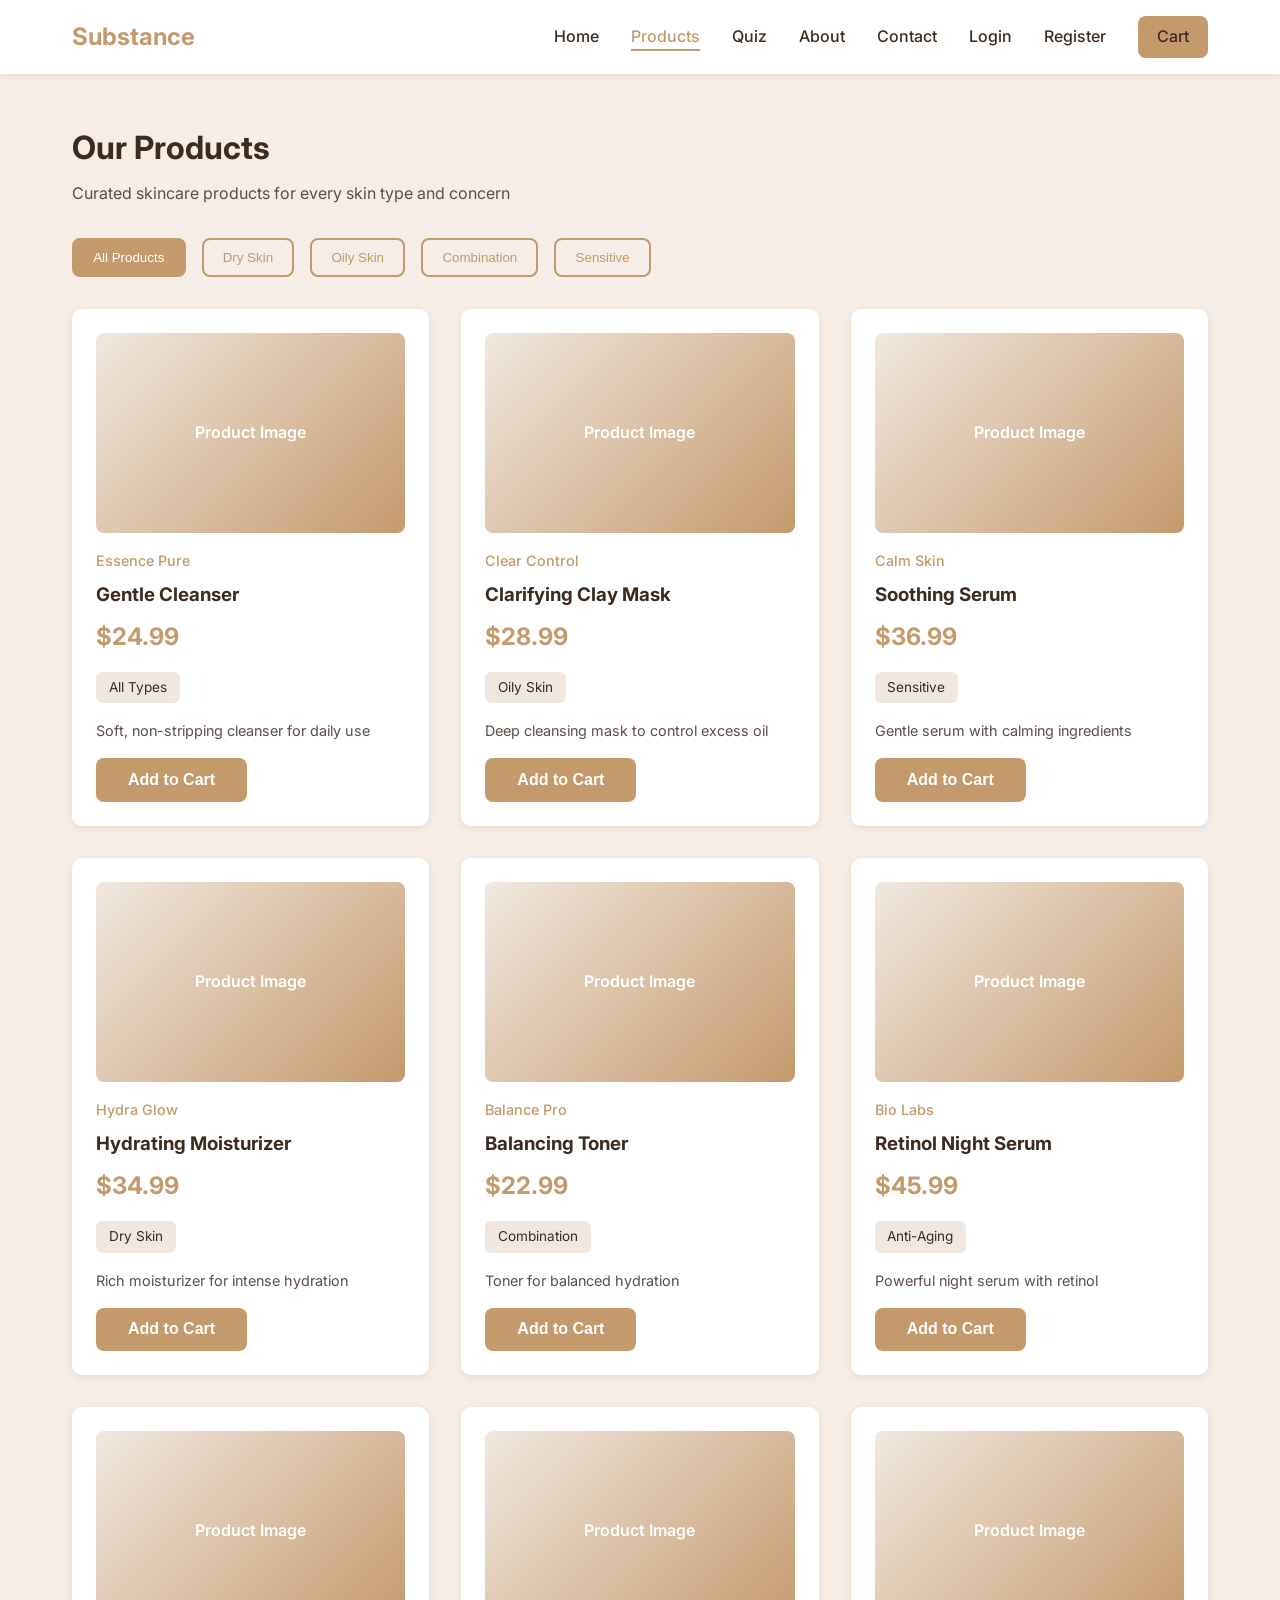
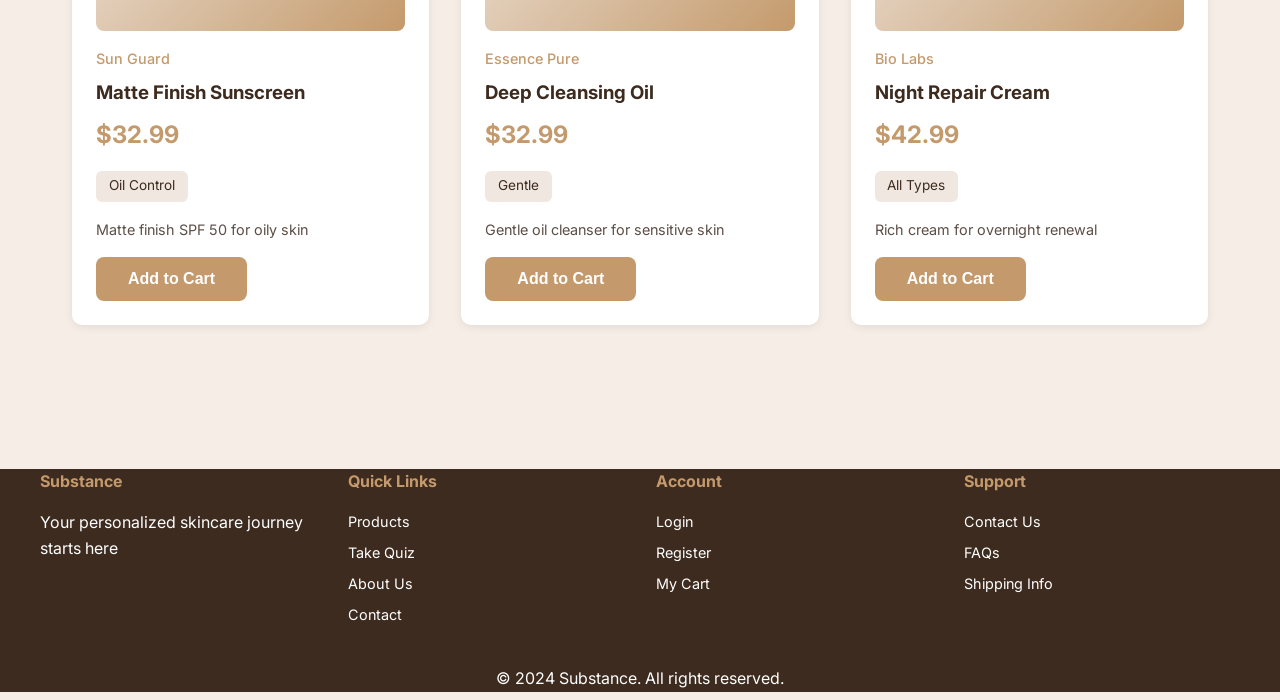
<file: products.html>
<!DOCTYPE html>
<html lang="en">
<head>
  <meta charset="UTF-8">
  <meta name="viewport" content="width=device-width, initial-scale=1.0">
  <title>Products - Substance</title>
  <link rel="stylesheet" href="style.css">
</head>
<body>
  
  <nav>
    <div class="container">
      <a href="index.html" class="nav-brand">Substance</a>
      <ul class="nav-links">
        <li><a href="index.html">Home</a></li>
        <li><a href="products.html">Products</a></li>
        <li><a href="questionnaire.html">Quiz</a></li>
        <li><a href="about.html">About</a></li>
        <li><a href="contact.html">Contact</a></li>
        <li><a href="login.html">Login</a></li>
        <li><a href="register.html">Register</a></li>
        <li><a href="cart.html" class="nav-btn">Cart</a></li>
      </ul>
    </div>
  </nav>

  
  <div style="padding: 3rem 2rem;">
    <div class="container">
      <h1 style="color: var(--dark); margin-bottom: 0.5rem;">Our Products</h1>
      <p style="color: #5d4e47; margin-bottom: 2rem;">Curated skincare products for every skin type and concern</p>

      
      <div class="filters">
        <button class="filter-btn active" data-filter="all">All Products</button>
        <button class="filter-btn" data-filter="dry">Dry Skin</button>
        <button class="filter-btn" data-filter="oily">Oily Skin</button>
        <button class="filter-btn" data-filter="combination">Combination</button>
        <button class="filter-btn" data-filter="sensitive">Sensitive</button>
      </div>

      
      <div class="grid grid-3">
        
        <div class="card product-card" data-type="dry">
          <div class="card-image">Product Image</div>
          <p class="card-brand">Essence Pure</p>
          <h3>Gentle Cleanser</h3>
          <p class="card-price">$24.99</p>
          <span class="card-tag">All Types</span>
          <p style="color: #5d4e47; margin-bottom: 1rem; font-size: 0.9rem;">Soft, non-stripping cleanser for daily use</p>
          <button class="btn-primary add-to-cart" data-product="Gentle Cleanser" data-price="24.99">Add to Cart</button>
        </div>

        
        <div class="card product-card" data-type="oily">
          <div class="card-image">Product Image</div>
          <p class="card-brand">Clear Control</p>
          <h3>Clarifying Clay Mask</h3>
          <p class="card-price">$28.99</p>
          <span class="card-tag">Oily Skin</span>
          <p style="color: #5d4e47; margin-bottom: 1rem; font-size: 0.9rem;">Deep cleansing mask to control excess oil</p>
          <button class="btn-primary add-to-cart" data-product="Clarifying Clay Mask" data-price="28.99">Add to Cart</button>
        </div>

        
        <div class="card product-card" data-type="sensitive">
          <div class="card-image">Product Image</div>
          <p class="card-brand">Calm Skin</p>
          <h3>Soothing Serum</h3>
          <p class="card-price">$36.99</p>
          <span class="card-tag">Sensitive</span>
          <p style="color: #5d4e47; margin-bottom: 1rem; font-size: 0.9rem;">Gentle serum with calming ingredients</p>
          <button class="btn-primary add-to-cart" data-product="Soothing Serum" data-price="36.99">Add to Cart</button>
        </div>

        
        <div class="card product-card" data-type="dry">
          <div class="card-image">Product Image</div>
          <p class="card-brand">Hydra Glow</p>
          <h3>Hydrating Moisturizer</h3>
          <p class="card-price">$34.99</p>
          <span class="card-tag">Dry Skin</span>
          <p style="color: #5d4e47; margin-bottom: 1rem; font-size: 0.9rem;">Rich moisturizer for intense hydration</p>
          <button class="btn-primary add-to-cart" data-product="Hydrating Moisturizer" data-price="34.99">Add to Cart</button>
        </div>

        
        <div class="card product-card" data-type="combination">
          <div class="card-image">Product Image</div>
          <p class="card-brand">Balance Pro</p>
          <h3>Balancing Toner</h3>
          <p class="card-price">$22.99</p>
          <span class="card-tag">Combination</span>
          <p style="color: #5d4e47; margin-bottom: 1rem; font-size: 0.9rem;">Toner for balanced hydration</p>
          <button class="btn-primary add-to-cart" data-product="Balancing Toner" data-price="22.99">Add to Cart</button>
        </div>

        
        <div class="card product-card" data-type="dry">
          <div class="card-image">Product Image</div>
          <p class="card-brand">Bio Labs</p>
          <h3>Retinol Night Serum</h3>
          <p class="card-price">$45.99</p>
          <span class="card-tag">Anti-Aging</span>
          <p style="color: #5d4e47; margin-bottom: 1rem; font-size: 0.9rem;">Powerful night serum with retinol</p>
          <button class="btn-primary add-to-cart" data-product="Retinol Night Serum" data-price="45.99">Add to Cart</button>
        </div>

        
        <div class="card product-card" data-type="oily">
          <div class="card-image">Product Image</div>
          <p class="card-brand">Sun Guard</p>
          <h3>Matte Finish Sunscreen</h3>
          <p class="card-price">$32.99</p>
          <span class="card-tag">Oil Control</span>
          <p style="color: #5d4e47; margin-bottom: 1rem; font-size: 0.9rem;">Matte finish SPF 50 for oily skin</p>
          <button class="btn-primary add-to-cart" data-product="Matte Finish Sunscreen" data-price="32.99">Add to Cart</button>
        </div>

       
        <div class="card product-card" data-type="sensitive">
          <div class="card-image">Product Image</div>
          <p class="card-brand">Essence Pure</p>
          <h3>Deep Cleansing Oil</h3>
          <p class="card-price">$32.99</p>
          <span class="card-tag">Gentle</span>
          <p style="color: #5d4e47; margin-bottom: 1rem; font-size: 0.9rem;">Gentle oil cleanser for sensitive skin</p>
          <button class="btn-primary add-to-cart" data-product="Deep Cleansing Oil" data-price="32.99">Add to Cart</button>
        </div>

        
        <div class="card product-card" data-type="combination">
          <div class="card-image">Product Image</div>
          <p class="card-brand">Bio Labs</p>
          <h3>Night Repair Cream</h3>
          <p class="card-price">$42.99</p>
          <span class="card-tag">All Types</span>
          <p style="color: #5d4e47; margin-bottom: 1rem; font-size: 0.9rem;">Rich cream for overnight renewal</p>
          <button class="btn-primary add-to-cart" data-product="Night Repair Cream" data-price="42.99">Add to Cart</button>
        </div>
      </div>
    </div>
  </div>

  
  <footer>
    <div class="footer-content">
      <div class="footer-section">
        <h4>Substance</h4>
        <p>Your personalized skincare journey starts here</p>
      </div>
      <div class="footer-section">
        <h4>Quick Links</h4>
        <a href="products.html">Products</a>
        <a href="questionnaire.html">Take Quiz</a>
        <a href="about.html">About Us</a>
        <a href="contact.html">Contact</a>
      </div>
      <div class="footer-section">
        <h4>Account</h4>
        <a href="login.html">Login</a>
        <a href="register.html">Register</a>
        <a href="cart.html">My Cart</a>
      </div>
      <div class="footer-section">
        <h4>Support</h4>
        <a href="contact.html">Contact Us</a>
        <a href="#">FAQs</a>
        <a href="#">Shipping Info</a>
      </div>
    </div>
    <p>&copy; 2024 Substance. All rights reserved.</p>
  </footer>

  <script src="script.js"></script>
</body>
</html>
</file>
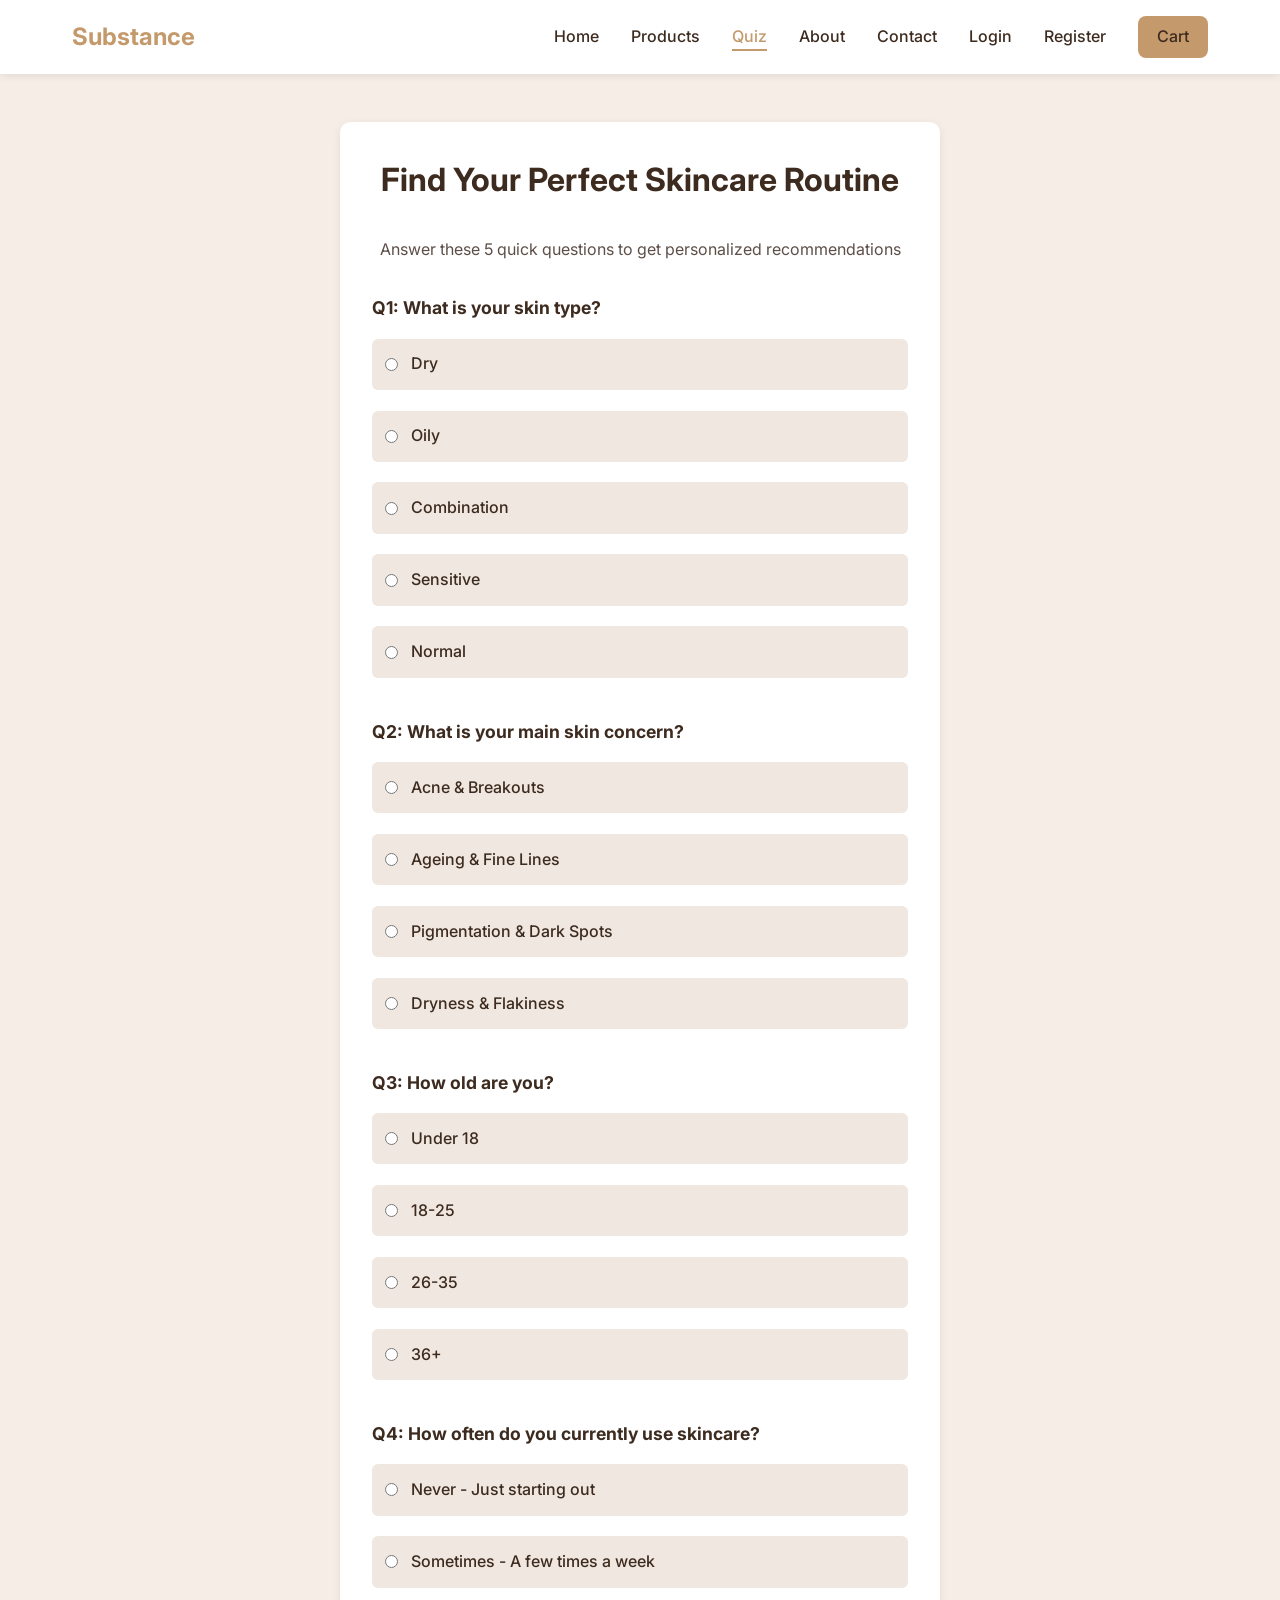
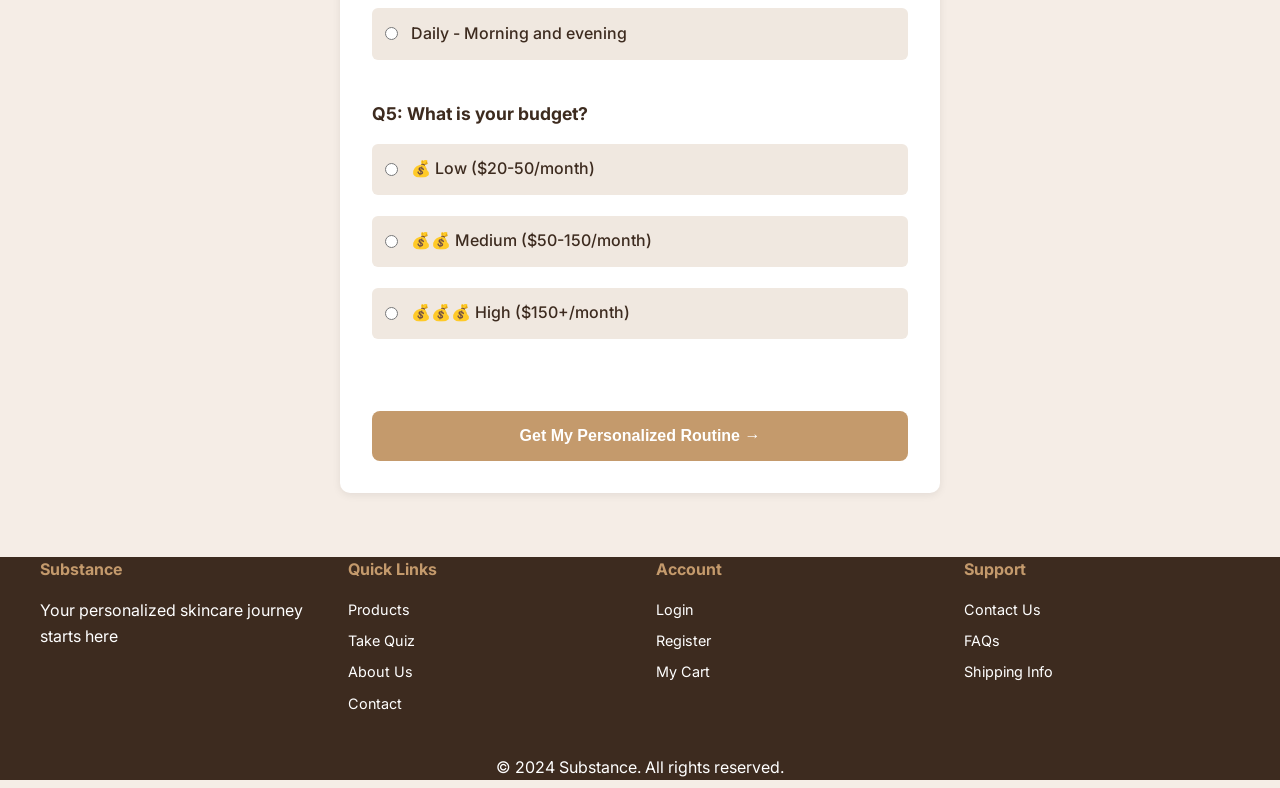
<file: questionnaire.html>
<!DOCTYPE html>
<html lang="en">
<head>
  <meta charset="UTF-8">
  <meta name="viewport" content="width=device-width, initial-scale=1.0">
  <title>Skincare Quiz - Substance</title>
  <link rel="stylesheet" href="style.css">
</head>
<body>
  
  <nav>
    <div class="container">
      <a href="index.html" class="nav-brand">Substance</a>
      <ul class="nav-links">
        <li><a href="index.html">Home</a></li>
        <li><a href="products.html">Products</a></li>
        <li><a href="questionnaire.html">Quiz</a></li>
        <li><a href="about.html">About</a></li>
        <li><a href="contact.html">Contact</a></li>
        <li><a href="login.html">Login</a></li>
        <li><a href="register.html">Register</a></li>
        <li><a href="cart.html" class="nav-btn">Cart</a></li>
      </ul>
    </div>
  </nav>

  
  <div class="form-container">
    <h1>Find Your Perfect Skincare Routine</h1>
    <p style="text-align: center; color: #5d4e47; margin-bottom: 2rem;">Answer these 5 quick questions to get personalized recommendations</p>
    
    <form id="quiz-form">
      
      <div class="question-group">
        <h3>Q1: What is your skin type?</h3>
        <div class="radio-group">
          <label class="radio-option">
            <input type="radio" name="skin-type" value="dry" required>
            <span>Dry</span>
          </label>
          <label class="radio-option">
            <input type="radio" name="skin-type" value="oily" required>
            <span>Oily</span>
          </label>
          <label class="radio-option">
            <input type="radio" name="skin-type" value="combination" required>
            <span>Combination</span>
          </label>
          <label class="radio-option">
            <input type="radio" name="skin-type" value="sensitive" required>
            <span>Sensitive</span>
          </label>
          <label class="radio-option">
            <input type="radio" name="skin-type" value="normal" required>
            <span>Normal</span>
          </label>
        </div>
      </div>

      
      <div class="question-group">
        <h3>Q2: What is your main skin concern?</h3>
        <div class="radio-group">
          <label class="radio-option">
            <input type="radio" name="skin-concern" value="acne" required>
            <span>Acne & Breakouts</span>
          </label>
          <label class="radio-option">
            <input type="radio" name="skin-concern" value="ageing" required>
            <span>Ageing & Fine Lines</span>
          </label>
          <label class="radio-option">
            <input type="radio" name="skin-concern" value="pigmentation" required>
            <span>Pigmentation & Dark Spots</span>
          </label>
          <label class="radio-option">
            <input type="radio" name="skin-concern" value="dryness" required>
            <span>Dryness & Flakiness</span>
          </label>
        </div>
      </div>

      
      <div class="question-group">
        <h3>Q3: How old are you?</h3>
        <div class="radio-group">
          <label class="radio-option">
            <input type="radio" name="age" value="under-18" required>
            <span>Under 18</span>
          </label>
          <label class="radio-option">
            <input type="radio" name="age" value="18-25" required>
            <span>18-25</span>
          </label>
          <label class="radio-option">
            <input type="radio" name="age" value="26-35" required>
            <span>26-35</span>
          </label>
          <label class="radio-option">
            <input type="radio" name="age" value="36-plus" required>
            <span>36+</span>
          </label>
        </div>
      </div>

      
      <div class="question-group">
        <h3>Q4: How often do you currently use skincare?</h3>
        <div class="radio-group">
          <label class="radio-option">
            <input type="radio" name="frequency" value="never" required>
            <span>Never - Just starting out</span>
          </label>
          <label class="radio-option">
            <input type="radio" name="frequency" value="sometimes" required>
            <span>Sometimes - A few times a week</span>
          </label>
          <label class="radio-option">
            <input type="radio" name="frequency" value="daily" required>
            <span>Daily - Morning and evening</span>
          </label>
        </div>
      </div>

      
      <div class="question-group">
        <h3>Q5: What is your budget?</h3>
        <div class="radio-group">
          <label class="radio-option">
            <input type="radio" name="budget" value="low" required>
            <span>💰 Low ($20-50/month)</span>
          </label>
          <label class="radio-option">
            <input type="radio" name="budget" value="medium" required>
            <span>💰💰 Medium ($50-150/month)</span>
          </label>
          <label class="radio-option">
            <input type="radio" name="budget" value="high" required>
            <span>💰💰💰 High ($150+/month)</span>
          </label>
        </div>
      </div>

      <button type="submit" class="btn-primary" style="width: 100%; margin-top: 2rem; padding: 1rem;">Get My Personalized Routine →</button>
    </form>
  </div>

  
  <footer>
    <div class="footer-content">
      <div class="footer-section">
        <h4>Substance</h4>
        <p>Your personalized skincare journey starts here</p>
      </div>
      <div class="footer-section">
        <h4>Quick Links</h4>
        <a href="products.html">Products</a>
        <a href="questionnaire.html">Take Quiz</a>
        <a href="about.html">About Us</a>
        <a href="contact.html">Contact</a>
      </div>
      <div class="footer-section">
        <h4>Account</h4>
        <a href="login.html">Login</a>
        <a href="register.html">Register</a>
        <a href="cart.html">My Cart</a>
      </div>
      <div class="footer-section">
        <h4>Support</h4>
        <a href="contact.html">Contact Us</a>
        <a href="#">FAQs</a>
        <a href="#">Shipping Info</a>
      </div>
    </div>
    <p>&copy; 2024 Substance. All rights reserved.</p>
  </footer>

  <script src="script.js"></script>
</body>
</html>
</file>
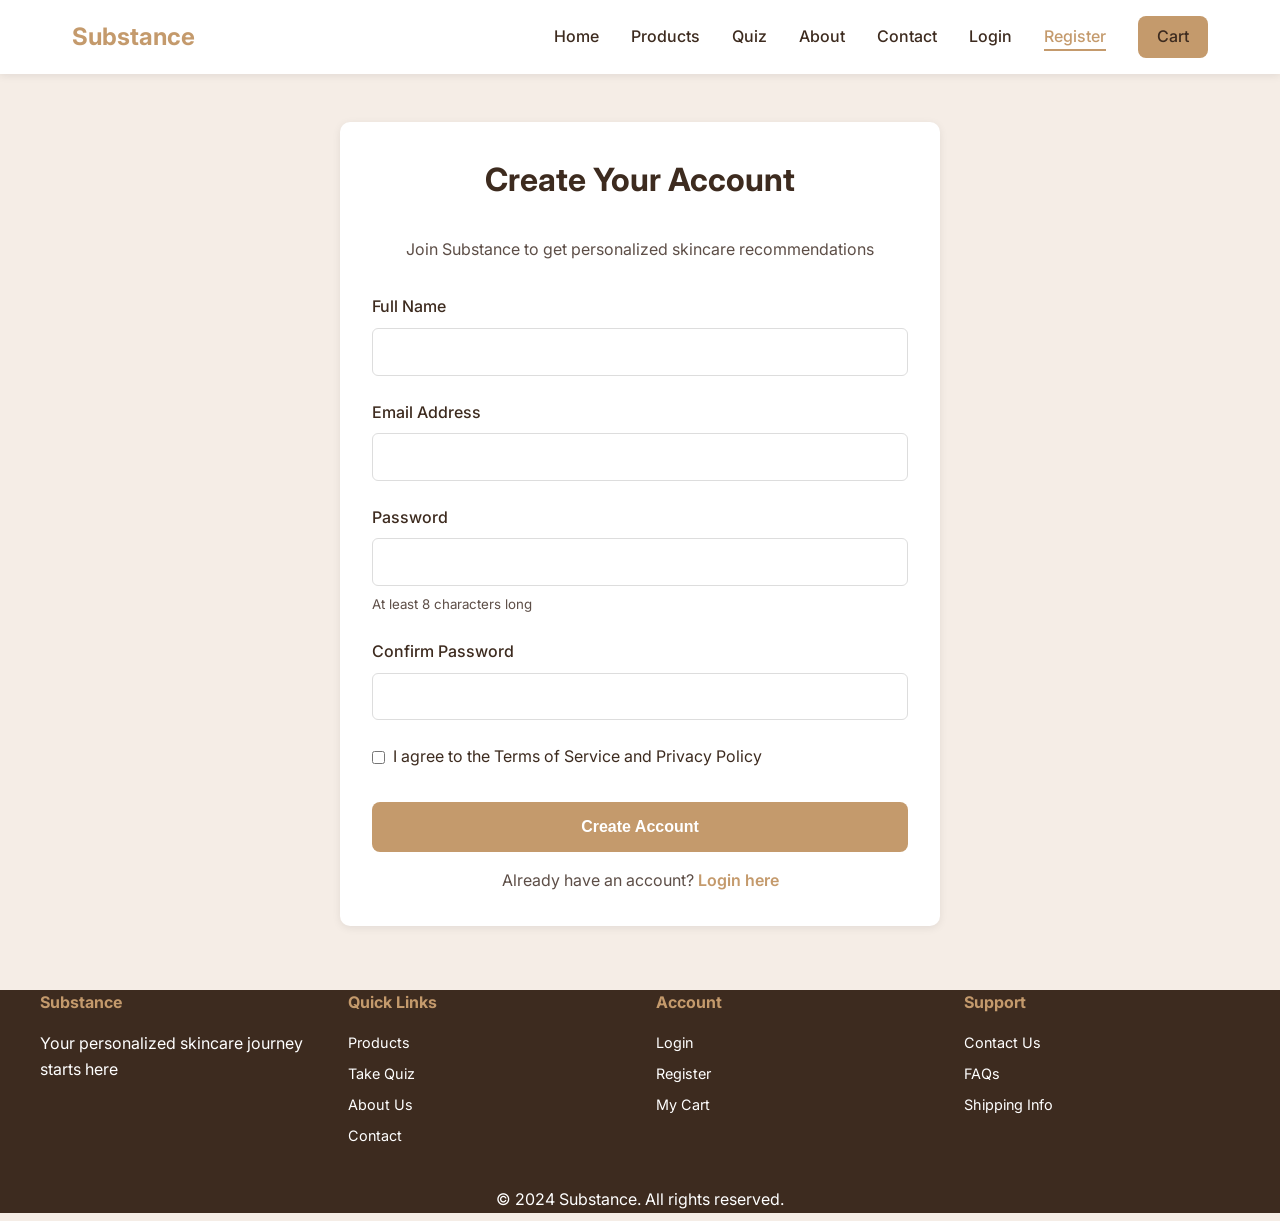
<file: register.html>
<!DOCTYPE html>
<html lang="en">
<head>
  <meta charset="UTF-8">
  <meta name="viewport" content="width=device-width, initial-scale=1.0">
  <title>Register - Substance</title>
  <link rel="stylesheet" href="style.css">
</head>
<body>
  
  <nav>
    <div class="container">
      <a href="index.html" class="nav-brand">Substance</a>
      <ul class="nav-links">
        <li><a href="index.html">Home</a></li>
        <li><a href="products.html">Products</a></li>
        <li><a href="questionnaire.html">Quiz</a></li>
        <li><a href="about.html">About</a></li>
        <li><a href="contact.html">Contact</a></li>
        <li><a href="login.html">Login</a></li>
        <li><a href="register.html">Register</a></li>
        <li><a href="cart.html" class="nav-btn">Cart</a></li>
      </ul>
    </div>
  </nav>

  
  <div class="form-container" style="margin-top: 3rem; margin-bottom: 3rem;">
    <h1>Create Your Account</h1>
    <p style="text-align: center; color: #5d4e47; margin-bottom: 2rem;">Join Substance to get personalized skincare recommendations</p>
    
    <form id="register-form">
      <div class="form-group">
        <label for="fullname">Full Name</label>
        <input type="text" id="fullname" name="fullname" required>
      </div>

      <div class="form-group">
        <label for="email">Email Address</label>
        <input type="email" id="email" name="email" required>
      </div>

      <div class="form-group">
        <label for="password">Password</label>
        <input type="password" id="password" name="password" required>
        <small style="color: #5d4e47; display: block; margin-top: 0.5rem;">At least 8 characters long</small>
      </div>

      <div class="form-group">
        <label for="confirm-password">Confirm Password</label>
        <input type="password" id="confirm-password" name="confirm-password" required>
      </div>

      <div class="form-group" style="margin-bottom: 2rem;">
        <label style="display: flex; align-items: center; font-weight: 400;">
          <input type="checkbox" required style="width: auto; margin-right: 0.5rem;">
          I agree to the Terms of Service and Privacy Policy
        </label>
      </div>

      <button type="submit" class="btn-primary" style="width: 100%; padding: 1rem; margin-bottom: 1rem;">Create Account</button>
    </form>

    <p style="text-align: center; color: #5d4e47;">
      Already have an account? <a href="login.html" style="color: var(--primary); text-decoration: none; font-weight: 600;">Login here</a>
    </p>
  </div>

  
  <footer>
    <div class="footer-content">
      <div class="footer-section">
        <h4>Substance</h4>
        <p>Your personalized skincare journey starts here</p>
      </div>
      <div class="footer-section">
        <h4>Quick Links</h4>
        <a href="products.html">Products</a>
        <a href="questionnaire.html">Take Quiz</a>
        <a href="about.html">About Us</a>
        <a href="contact.html">Contact</a>
      </div>
      <div class="footer-section">
        <h4>Account</h4>
        <a href="login.html">Login</a>
        <a href="register.html">Register</a>
        <a href="cart.html">My Cart</a>
      </div>
      <div class="footer-section">
        <h4>Support</h4>
        <a href="contact.html">Contact Us</a>
        <a href="#">FAQs</a>
        <a href="#">Shipping Info</a>
      </div>
    </div>
    <p>&copy; 2024 Substance. All rights reserved.</p>
  </footer>

  <script src="script.js"></script>
</body>
</html>
</file>
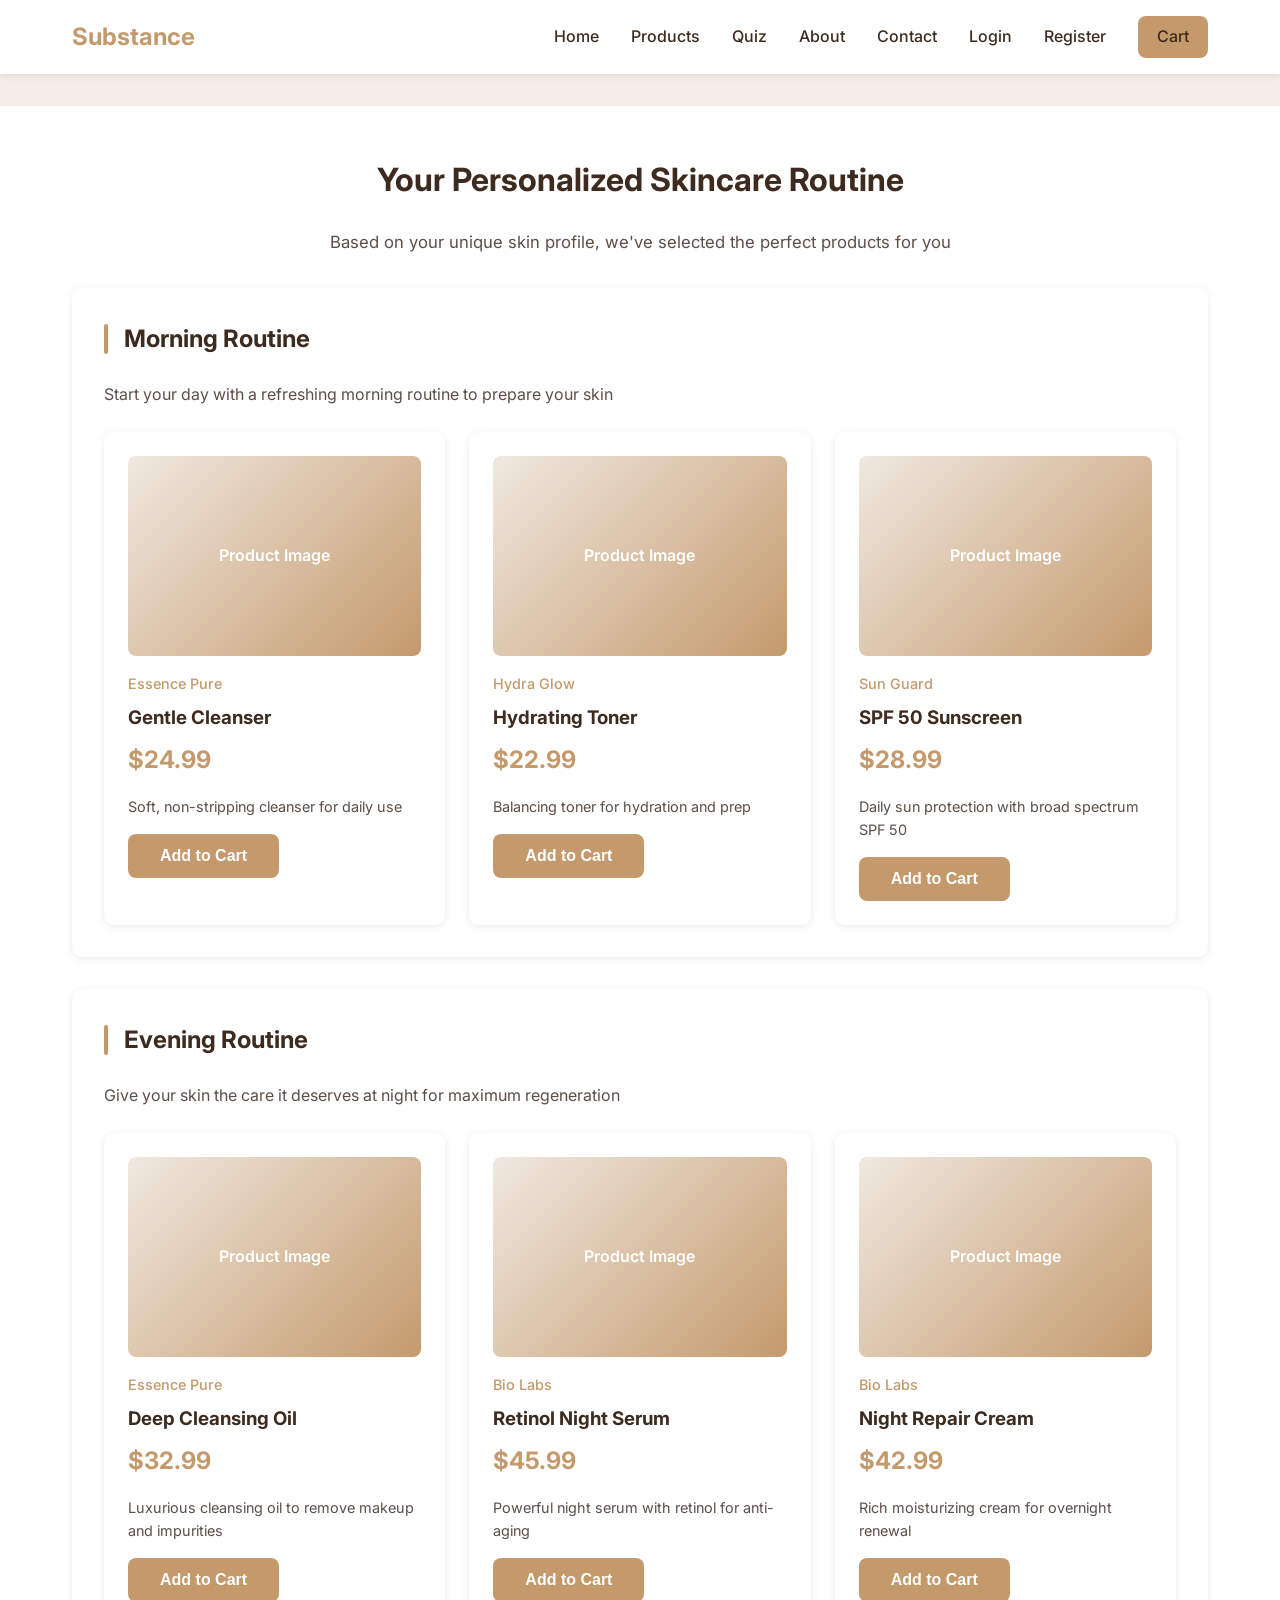
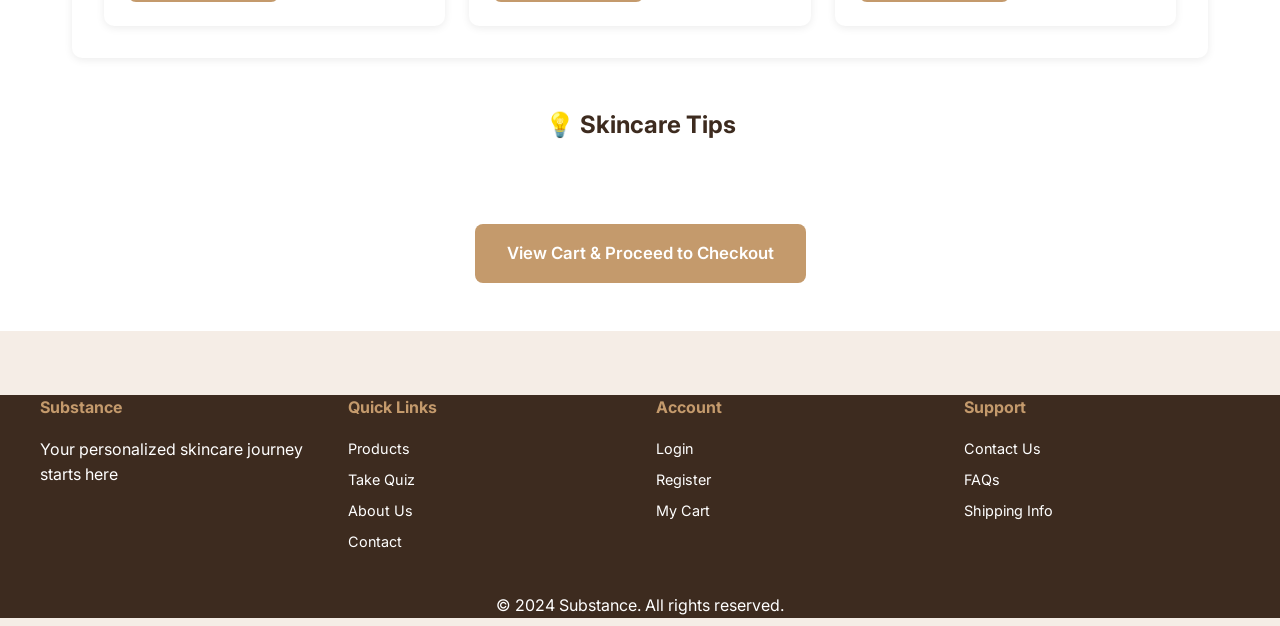
<file: result.html>
<!DOCTYPE html>
<html lang="en">
<head>
  <meta charset="UTF-8">
  <meta name="viewport" content="width=device-width, initial-scale=1.0">
  <title>Your Routine - Substance</title>
  <link rel="stylesheet" href="style.css">
</head>
<body>
  
  <nav>
    <div class="container">
      <a href="index.html" class="nav-brand">Substance</a>
      <ul class="nav-links">
        <li><a href="index.html">Home</a></li>
        <li><a href="products.html">Products</a></li>
        <li><a href="questionnaire.html">Quiz</a></li>
        <li><a href="about.html">About</a></li>
        <li><a href="contact.html">Contact</a></li>
        <li><a href="login.html">Login</a></li>
        <li><a href="register.html">Register</a></li>
        <li><a href="cart.html" class="nav-btn">Cart</a></li>
      </ul>
    </div>
  </nav>

  
  <div style="padding: 3rem 2rem; background-color: var(--white); margin-top: 2rem; margin-bottom: 2rem;">
    <div class="container">
      <h1 style="text-align: center; color: var(--dark); margin-bottom: 1.5rem;">Your Personalized Skincare Routine</h1>
      <p style="text-align: center; color: #5d4e47; font-size: 1.05rem; margin-bottom: 2rem;">Based on your unique skin profile, we've selected the perfect products for you</p>
      
      
      <div class="routine-section">
        <h2> Morning Routine</h2>
        <p style="color: #5d4e47; margin-bottom: 1.5rem;">Start your day with a refreshing morning routine to prepare your skin</p>
        <div class="routine-products" id="morning-routine">
          <div class="card">
            <div class="card-image">Product Image</div>
            <p class="card-brand">Essence Pure</p>
            <h3>Gentle Cleanser</h3>
            <p class="card-price">$24.99</p>
            <p style="color: #5d4e47; margin-bottom: 1rem; font-size: 0.9rem;">Soft, non-stripping cleanser for daily use</p>
            <button class="btn-primary add-to-cart" data-product="Gentle Cleanser" data-price="24.99">Add to Cart</button>
          </div>
          <div class="card">
            <div class="card-image">Product Image</div>
            <p class="card-brand">Hydra Glow</p>
            <h3>Hydrating Toner</h3>
            <p class="card-price">$22.99</p>
            <p style="color: #5d4e47; margin-bottom: 1rem; font-size: 0.9rem;">Balancing toner for hydration and prep</p>
            <button class="btn-primary add-to-cart" data-product="Hydrating Toner" data-price="22.99">Add to Cart</button>
          </div>
          <div class="card">
            <div class="card-image">Product Image</div>
            <p class="card-brand">Sun Guard</p>
            <h3>SPF 50 Sunscreen</h3>
            <p class="card-price">$28.99</p>
            <p style="color: #5d4e47; margin-bottom: 1rem; font-size: 0.9rem;">Daily sun protection with broad spectrum SPF 50</p>
            <button class="btn-primary add-to-cart" data-product="SPF 50 Sunscreen" data-price="28.99">Add to Cart</button>
          </div>
        </div>
      </div>

      
      <div class="routine-section">
        <h2> Evening Routine</h2>
        <p style="color: #5d4e47; margin-bottom: 1.5rem;">Give your skin the care it deserves at night for maximum regeneration</p>
        <div class="routine-products" id="evening-routine">
          <div class="card">
            <div class="card-image">Product Image</div>
            <p class="card-brand">Essence Pure</p>
            <h3>Deep Cleansing Oil</h3>
            <p class="card-price">$32.99</p>
            <p style="color: #5d4e47; margin-bottom: 1rem; font-size: 0.9rem;">Luxurious cleansing oil to remove makeup and impurities</p>
            <button class="btn-primary add-to-cart" data-product="Deep Cleansing Oil" data-price="32.99">Add to Cart</button>
          </div>
          <div class="card">
            <div class="card-image">Product Image</div>
            <p class="card-brand">Bio Labs</p>
            <h3>Retinol Night Serum</h3>
            <p class="card-price">$45.99</p>
            <p style="color: #5d4e47; margin-bottom: 1rem; font-size: 0.9rem;">Powerful night serum with retinol for anti-aging</p>
            <button class="btn-primary add-to-cart" data-product="Retinol Night Serum" data-price="45.99">Add to Cart</button>
          </div>
          <div class="card">
            <div class="card-image">Product Image</div>
            <p class="card-brand">Bio Labs</p>
            <h3>Night Repair Cream</h3>
            <p class="card-price">$42.99</p>
            <p style="color: #5d4e47; margin-bottom: 1rem; font-size: 0.9rem;">Rich moisturizing cream for overnight renewal</p>
            <button class="btn-primary add-to-cart" data-product="Night Repair Cream" data-price="42.99">Add to Cart</button>
          </div>
        </div>
      </div>

      
      <div style="margin-top: 3rem;">
        <h2 style="color: var(--dark); margin-bottom: 2rem; text-align: center;">💡 Skincare Tips</h2>
        <div id="skincare-tips" class="grid grid-3">
          
        </div>
      </div>

      
      <div style="text-align: center; margin-top: 3rem;">
        <a href="cart.html" class="btn-primary" style="padding: 1rem 2rem; font-size: 1.05rem;">View Cart & Proceed to Checkout</a>
      </div>
    </div>
  </div>

  
  <footer>
    <div class="footer-content">
      <div class="footer-section">
        <h4>Substance</h4>
        <p>Your personalized skincare journey starts here</p>
      </div>
      <div class="footer-section">
        <h4>Quick Links</h4>
        <a href="products.html">Products</a>
        <a href="questionnaire.html">Take Quiz</a>
        <a href="about.html">About Us</a>
        <a href="contact.html">Contact</a>
      </div>
      <div class="footer-section">
        <h4>Account</h4>
        <a href="login.html">Login</a>
        <a href="register.html">Register</a>
        <a href="cart.html">My Cart</a>
      </div>
      <div class="footer-section">
        <h4>Support</h4>
        <a href="contact.html">Contact Us</a>
        <a href="#">FAQs</a>
        <a href="#">Shipping Info</a>
      </div>
    </div>
    <p>&copy; 2024 Substance. All rights reserved.</p>
  </footer>

  <script src="script.js"></script>
</body>
</html>
</file>
<file: style.css>
@import url('https://fonts.googleapis.com/css2?family=Inter:wght@400;500;600;700&display=swap');

* {
  margin: 0;
  padding: 0;
  box-sizing: border-box;
}

:root {
  --bg-light: #f5ede6;
  --primary: #c49a6c;
  --dark: #3d2b1f;
  --white: #ffffff;
  --subtle-gray: #f0e8e0;
  --shadow: 0 2px 8px rgba(0, 0, 0, 0.08);
  --shadow-hover: 0 4px 12px rgba(0, 0, 0, 0.12);
}

html, body {
  font-family: 'Inter', sans-serif;
  background-color: var(--bg-light);
  color: var(--dark);
  line-height: 1.6;
}


nav {
  background-color: var(--white);
  box-shadow: var(--shadow);
  position: sticky;
  top: 0;
  z-index: 100;
}

nav .container {
  display: flex;
  justify-content: space-between;
  align-items: center;
  padding: 1rem 2rem;
  max-width: 1200px;
  margin: 0 auto;
}

.nav-brand {
  font-size: 1.5rem;
  font-weight: 700;
  color: var(--primary);
  text-decoration: none;
}

.nav-links {
  display: flex;
  list-style: none;
  gap: 2rem;
  align-items: center;
}

.nav-links a {
  color: var(--dark);
  text-decoration: none;
  font-weight: 500;
  transition: color 0.3s ease;
  position: relative;
}

.nav-links a:hover,
.nav-links a.active {
  color: var(--primary);
}

.nav-links a.active::after {
  content: '';
  position: absolute;
  bottom: -5px;
  left: 0;
  right: 0;
  height: 2px;
  background-color: var(--primary);
}

.nav-btn {
  background-color: var(--primary);
  color: var(--white);
  padding: 0.5rem 1.2rem;
  border: none;
  border-radius: 8px;
  cursor: pointer;
  text-decoration: none;
  font-weight: 500;
  transition: all 0.3s ease;
  display: inline-block;
}

.nav-btn:hover {
  background-color: #a8845a;
  box-shadow: var(--shadow-hover);
}


.container {
  max-width: 1200px;
  margin: 0 auto;
  padding: 0 2rem;
}


.hero {
  background: linear-gradient(135deg, var(--bg-light) 0%, #f0e8e0 100%);
  padding: 6rem 2rem;
  text-align: center;
  margin-top: 0;
}

.hero h1 {
  font-size: 3rem;
  color: var(--dark);
  margin-bottom: 1rem;
  line-height: 1.2;
}

.hero p {
  font-size: 1.1rem;
  color: #5d4e47;
  margin-bottom: 2rem;
  max-width: 600px;
  margin-left: auto;
  margin-right: auto;
}

.btn-primary {
  background-color: var(--primary);
  color: var(--white);
  padding: 0.8rem 2rem;
  border: none;
  border-radius: 8px;
  font-size: 1rem;
  font-weight: 600;
  cursor: pointer;
  transition: all 0.3s ease;
  text-decoration: none;
  display: inline-block;
}

.btn-primary:hover {
  background-color: #a8845a;
  box-shadow: var(--shadow-hover);
  transform: translateY(-2px);
}

.btn-secondary {
  background-color: var(--subtle-gray);
  color: var(--dark);
  padding: 0.8rem 2rem;
  border: 2px solid var(--primary);
  border-radius: 8px;
  font-size: 1rem;
  font-weight: 600;
  cursor: pointer;
  transition: all 0.3s ease;
  text-decoration: none;
  display: inline-block;
}

.btn-secondary:hover {
  background-color: var(--primary);
  color: var(--white);
}


.card {
  background-color: var(--white);
  border-radius: 10px;
  padding: 1.5rem;
  box-shadow: var(--shadow);
  transition: all 0.3s ease;
}

.card:hover {
  box-shadow: var(--shadow-hover);
  transform: translateY(-4px);
}

.card-image {
  width: 100%;
  height: 200px;
  background: linear-gradient(135deg, var(--subtle-gray) 0%, var(--primary) 100%);
  border-radius: 8px;
  margin-bottom: 1rem;
  display: flex;
  align-items: center;
  justify-content: center;
  color: var(--white);
  font-weight: 600;
}

.card h3 {
  color: var(--dark);
  margin-bottom: 0.5rem;
}

.card-brand {
  color: var(--primary);
  font-size: 0.9rem;
  font-weight: 500;
  margin-bottom: 0.5rem;
}

.card-price {
  font-size: 1.5rem;
  color: var(--primary);
  font-weight: 700;
  margin-bottom: 1rem;
}

.card-tag {
  display: inline-block;
  background-color: var(--subtle-gray);
  color: var(--dark);
  padding: 0.3rem 0.8rem;
  border-radius: 6px;
  font-size: 0.85rem;
  margin-bottom: 1rem;
}


.grid {
  display: grid;
  gap: 2rem;
  margin: 2rem 0;
}

.grid-2 {
  grid-template-columns: repeat(auto-fit, minmax(280px, 1fr));
}

.grid-3 {
  grid-template-columns: repeat(auto-fit, minmax(320px, 1fr));
}


.about-section {
  padding: 4rem 2rem;
  background-color: var(--white);
  margin: 2rem 0;
  border-radius: 10px;
}

.about-section h2 {
  color: var(--dark);
  margin-bottom: 1rem;
  font-size: 2rem;
}

.about-section p {
  color: #5d4e47;
  font-size: 1.05rem;
  line-height: 1.8;
  margin-bottom: 1rem;
}

.steps {
  display: grid;
  grid-template-columns: repeat(auto-fit, minmax(250px, 1fr));
  gap: 2rem;
  margin-top: 2rem;
}

.step {
  text-align: center;
  padding: 2rem;
  background-color: var(--bg-light);
  border-radius: 10px;
}

.step-number {
  display: inline-flex;
  align-items: center;
  justify-content: center;
  width: 50px;
  height: 50px;
  background-color: var(--primary);
  color: var(--white);
  border-radius: 50%;
  font-size: 1.5rem;
  font-weight: 700;
  margin-bottom: 1rem;
}

.step h3 {
  color: var(--dark);
  margin-bottom: 0.5rem;
}

.step p {
  color: #5d4e47;
  font-size: 0.95rem;
}


footer {
  background-color: var(--dark);
  color: var(--white);
  padding: 3rem 2rem 1rm;
  text-align: center;
  margin-top: 4rem;
}

footer p {
  margin-bottom: 0.5rem;
}

.footer-content {
  display: grid;
  grid-template-columns: repeat(auto-fit, minmax(200px, 1fr));
  gap: 2rem;
  margin-bottom: 2rem;
  text-align: left;
  max-width: 1200px;
  margin-left: auto;
  margin-right: auto;
}

.footer-section h4 {
  margin-bottom: 1rem;
  color: var(--primary);
}

.footer-section a {
  color: var(--white);
  text-decoration: none;
  font-size: 0.9rem;
  display: block;
  margin-bottom: 0.5rem;
  transition: color 0.3s ease;
}

.footer-section a:hover {
  color: var(--primary);
}


.form-group {
  margin-bottom: 1.5rem;
}

label {
  display: block;
  margin-bottom: 0.5rem;
  color: var(--dark);
  font-weight: 500;
}

input,
textarea,
select {
  width: 100%;
  padding: 0.8rem;
  border: 1px solid #ddd;
  border-radius: 6px;
  font-family: 'Inter', sans-serif;
  font-size: 1rem;
  transition: border-color 0.3s ease;
}

input:focus,
textarea:focus,
select:focus {
  outline: none;
  border-color: var(--primary);
  box-shadow: 0 0 0 3px rgba(196, 154, 108, 0.1);
}

textarea {
  resize: vertical;
  min-height: 120px;
}


.form-container {
  max-width: 600px;
  margin: 3rem auto;
  background-color: var(--white);
  padding: 2rem;
  border-radius: 10px;
  box-shadow: var(--shadow);
}

.form-container h1 {
  color: var(--dark);
  margin-bottom: 2rem;
  text-align: center;
}

.question-group {
  margin-bottom: 2rem;
}

.question-group h3 {
  color: var(--dark);
  margin-bottom: 1rem;
  font-size: 1.1rem;
}

.radio-group,
.checkbox-group {
  display: flex;
  flex-direction: column;
  gap: 0.8rem;
}

.radio-option,
.checkbox-option {
  display: flex;
  align-items: center;
  padding: 0.8rem;
  background-color: var(--subtle-gray);
  border-radius: 6px;
  cursor: pointer;
  transition: all 0.3s ease;
}

.radio-option:hover,
.checkbox-option:hover {
  background-color: #e8dfd5;
}

.radio-option input[type="radio"],
.checkbox-option input[type="checkbox"] {
  width: auto;
  margin-right: 0.8rem;
  cursor: pointer;
}


.filters {
  display: flex;
  gap: 1rem;
  margin-bottom: 2rem;
  flex-wrap: wrap;
}

.filter-btn {
  padding: 0.6rem 1.2rem;
  border: 2px solid var(--primary);
  background-color: transparent;
  color: var(--primary);
  border-radius: 8px;
  cursor: pointer;
  font-weight: 500;
  transition: all 0.3s ease;
}

.filter-btn.active {
  background-color: var(--primary);
  color: var(--white);
}

.filter-btn:hover {
  background-color: var(--primary);
  color: var(--white);
}


.routine-section {
  background-color: var(--white);
  padding: 2rem;
  border-radius: 10px;
  margin: 2rem 0;
  box-shadow: var(--shadow);
}

.routine-section h2 {
  color: var(--dark);
  margin-bottom: 1.5rem;
  display: flex;
  align-items: center;
}

.routine-section h2::before {
  content: '';
  width: 4px;
  height: 30px;
  background-color: var(--primary);
  margin-right: 1rem;
  border-radius: 2px;
}

.routine-products {
  display: grid;
  grid-template-columns: repeat(auto-fit, minmax(280px, 1fr));
  gap: 1.5rem;
}


table {
  width: 100%;
  border-collapse: collapse;
  background-color: var(--white);
  border-radius: 10px;
  overflow: hidden;
  box-shadow: var(--shadow);
}

thead {
  background-color: var(--subtle-gray);
}

th {
  padding: 1rem;
  text-align: left;
  color: var(--dark);
  font-weight: 600;
}

td {
  padding: 1rem;
  border-bottom: 1px solid var(--subtle-gray);
  color: #5d4e47;
}

tr:last-child td {
  border-bottom: none;
}

.btn-small {
  padding: 0.4rem 0.8rem;
  font-size: 0.85rem;
  margin-right: 0.5rem;
  cursor: pointer;
}

.btn-danger {
  background-color: #d9534f;
}

.btn-danger:hover {
  background-color: #c9302c;
}

.btn-edit {
  background-color: var(--primary);
}


.stats {
  display: grid;
  grid-template-columns: repeat(auto-fit, minmax(250px, 1fr));
  gap: 1.5rem;
  margin-bottom: 2rem;
}

.stat-card {
  background-color: var(--white);
  padding: 2rem;
  border-radius: 10px;
  box-shadow: var(--shadow);
  border-left: 4px solid var(--primary);
}

.stat-number {
  font-size: 2.5rem;
  font-weight: 700;
  color: var(--primary);
  margin-bottom: 0.5rem;
}

.stat-label {
  color: #5d4e47;
  font-weight: 500;
}


.nav-links a.active {
  color: var(--primary);
}


@media (max-width: 768px) {
  .nav-links {
    gap: 1rem;
    font-size: 0.9rem;
  }

  .hero h1 {
    font-size: 2rem;
  }

  .hero p {
    font-size: 1rem;
  }

  .grid-2,
  .grid-3 {
    grid-template-columns: 1fr;
  }

  .footer-content {
    grid-template-columns: 1fr;
    text-align: center;
  }

  .filters {
    justify-content: center;
  }

  .nav-brand {
    font-size: 1.2rem;
  }
}

@media (max-width: 480px) {
  nav .container {
    padding: 1rem;
  }

  .nav-links {
    gap: 0.5rem;
    font-size: 0.8rem;
  }

  .hero {
    padding: 3rem 1rem;
  }

  .hero h1 {
    font-size: 1.5rem;
  }

  .form-container {
    padding: 1.5rem;
    margin: 1rem;
  }

  .btn-primary,
  .btn-secondary {
    width: 100%;
  }

  .routine-section h2 {
    font-size: 1.3rem;
  }
}
</file>
